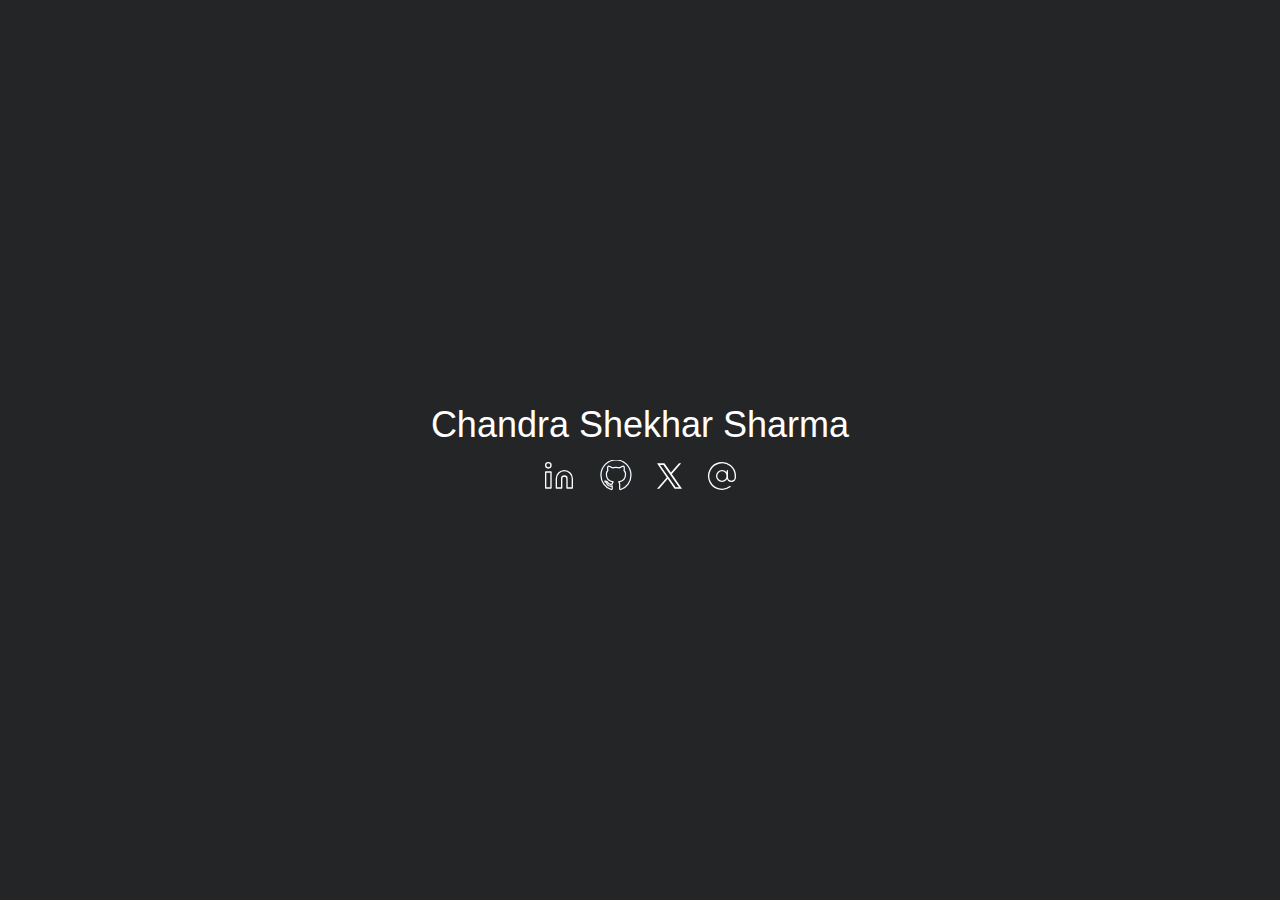
<file: index.html>
<!doctype html>
<html lang="en">
   <head>
      <title>Shekhar's homepage</title>

      <meta name="viewport" content="width=device-width, initial-scale=1">
      <meta name="description" content="Welcome to Chandra Shekhar Sharma's homepage. Explore my professional profiles on LinkedIn, GitHub, and X, and get in touch via email. Technology enthusiast with a passion for engineering and innovation.">
      <meta property="og:title" content="">
      <meta property="og:description" content="Connect with Chandra Shekhar Sharma on LinkedIn, explore projects on GitHub, and follow on X.">
      <meta property="og:image" content="https://cshekharsharma.com/1191491.jpeg">
      <meta property="og:url" content="https://cshekharsharma.com/">
      <meta property="og:type" content="website">
      <meta name="twitter:card" content="summary">
      <meta name="twitter:title" content="Chandra Shekhar Sharma">
      <meta name="twitter:description" content="">
      <meta name="twitter:image" content="https://cshekharsharma.com/1191491.jpeg">
      <meta name="twitter:site" content="@cshekhar_sharma">
      <link rel="canonical" href="https://cshekharsharma.com/">
      <link rel="icon" href="./favicon.ico" type="image/x-icon">

      <style>
         body {
            font-family: -apple-system, BlinkMacSystemFont, "Segoe UI", Roboto, Oxygen-Sans, Ubuntu, Cantarell, Helvetica, Arial, sans-serif, "Apple Color Emoji", "Segoe UI Emoji", "Segoe UI Symbol";
            background: #232526;
            color: white;
         }
         a {
            color: white;
         }
         #container {
            position: absolute;
            top: 0;
            left: 0;
            right: 0;
            bottom: 0;
            display: flex;
            justify-content: center;
            align-items: center;
         }
         h1 {
            font-size: 36px;
            font-weight: 200;
            text-align: center;
            margin: 0;
         }
         ul {
            list-style-type: none;
            margin: 0;
            padding: 0;
            display: flex;
            justify-content: center;
            gap: 24px;
            margin-top: 14px;
         }
         svg {
            stroke-width: 1;
            fill: none;
            stroke: currentColor;
            stroke-linecap: round;
            stroke-linejoin: round;
         }
      </style>
      <script type="application/ld+json">
         {
            "@context": "https://schema.org",
            "@type": "Person",
            "name": "Chandra Shekhar Sharma",
            "url": "https://cshekharsharma.com/",
            "sameAs": [
              "https://www.linkedin.com/in/cshekharsharma",
              "https://github.com/cshekharsharma",
              "https://x.com/cshekhar_sharma",
              "mailto:shekharsharma705@gmail.com"
            ],
            "jobTitle": "Engineering Leader"
         }
         </script>
   </head>
   <body>
      <div id="container">
         <div>
            <h1>Chandra Shekhar Sharma</h1>
            <ul>
                <li>
                  <a target="_blank" href="https://www.linkedin.com/in/cshekharsharma" rel="me">
                     <svg xmlns="http://www.w3.org/2000/svg" height="32" width="32" viewBox="0 0 24 24" role="img">
                        <title>LinkedIn</title>
                        <path d="M16 8a6 6 0 0 1 6 6v7h-4v-7a2 2 0 0 0-2-2 2 2 0 0 0-2 2v7h-4v-7a6 6 0 0 1 6-6z"></path>
                        <rect x="2" y="9" width="4" height="12"></rect>
                        <circle cx="4" cy="4" r="2"></circle>
                     </svg>
                  </a>
               </li>
                <li>
                  <a target="_blank" href="https://github.com/cshekharsharma" rel="me">
                     <svg width="34" height="32" viewbox="0 0 98 104" xmlns="http://www.w3.org/2000/svg">
                        <path fill-rule="evenodd" clip-rule="evenodd" d="M48.854 0C21.839 0 0 22 0 49.217c0 21.756 13.993 40.172 33.405 46.69 2.427.49 3.316-1.059 3.316-2.362 0-1.141-.08-5.052-.08-9.127-13.59 2.934-16.42-5.867-16.42-5.867-2.184-5.704-5.42-7.17-5.42-7.17-4.448-3.015.324-3.015.324-3.015 4.934.326 7.523 5.052 7.523 5.052 4.367 7.496 11.404 5.378 14.235 4.074.404-3.178 1.699-5.378 3.074-6.6-10.839-1.141-22.243-5.378-22.243-24.283 0-5.378 1.94-9.778 5.014-13.2-.485-1.222-2.184-6.275.486-13.038 0 0 4.125-1.304 13.426 5.052a46.97 46.97 0 0 1 12.214-1.63c4.125 0 8.33.571 12.213 1.63 9.302-6.356 13.427-5.052 13.427-5.052 2.67 6.763.97 11.816.485 13.038 3.155 3.422 5.015 7.822 5.015 13.2 0 18.905-11.404 23.06-22.324 24.283 1.78 1.548 3.316 4.481 3.316 9.126 0 6.6-.08 11.897-.08 13.526 0 1.304.89 2.853 3.316 2.364 19.412-6.52 33.405-24.935 33.405-46.691C97.707 22 75.788 0 48.854 0z" fill="#24292f" stroke-width="4"/>
                     </svg>
                  </a>
               </li>
               <li>
                  <a target="_blank" href="https://x.com/cshekhar_sharma" rel="me">
                     <svg xmlns="http://www.w3.org/2000/svg" height="32" width="25" viewBox="0 0 1200 1227" role="img">
                        <title>X</title>
                        <path d="M714.163 519.284L1160.89 0H1055.03L667.137 450.887L357.328 0H0L468.492 681.821L0 1226.37H105.866L515.491 750.218L842.672 1226.37H1200L714.137 519.284H714.163ZM569.165 687.828L521.697 619.934L144.011 79.6944H306.615L611.412 515.685L658.88 583.579L1055.08 1150.3H892.476L569.165 687.854V687.828Z" fill="white
                           "></path>
                     </svg>
                  </a>
               </li>
               <li>
                  <a target="_blank" href="mailto:shekharsharma705@gmail.com" rel="me">
                     <svg xmlns="http://www.w3.org/2000/svg" height="32" width="32" viewBox="0 0 24 24" role="img">
                        <title>Email</title>
                        <circle cx="12" cy="12" r="4"></circle>
                        <path d="M16 8v5a3 3 0 0 0 6 0v-1a10 10 0 1 0-3.92 7.94"></path>
                     </svg>
                  </a>
               </li>
            </ul>
         </div>
      </div>
   </body>
</html>
</file>
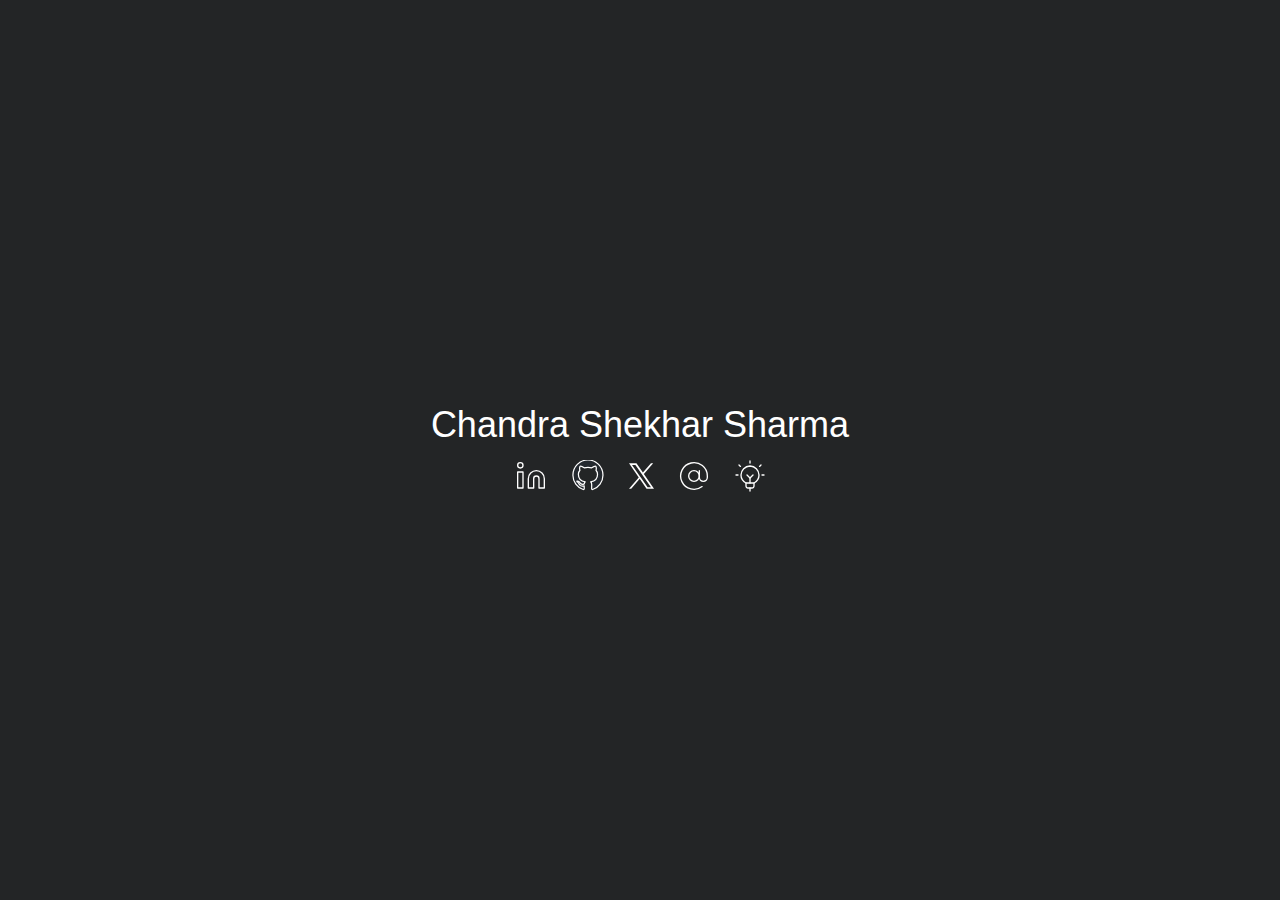
<file: public/index.html>
<!doctype html>
<html lang="en">

<head>
   <title>Shekhar's homepage</title>

   <meta name="viewport" content="width=device-width, initial-scale=1">
   <meta name="description"
      content="Welcome to Chandra Shekhar Sharma's homepage. Explore my professional profiles on LinkedIn, GitHub, and X, and get in touch via email. Technology enthusiast with a passion for engineering and innovation.">
   <meta property="og:title" content="">
   <meta property="og:description"
      content="Connect with Chandra Shekhar Sharma on LinkedIn, explore projects on GitHub, and follow on X.">
   <meta property="og:image" content="https://cshekharsharma.com/1191491.jpeg">
   <meta property="og:url" content="https://cshekharsharma.com/">
   <meta property="og:type" content="website">
   <meta name="twitter:card" content="summary">
   <meta name="twitter:title" content="Chandra Shekhar Sharma">
   <meta name="twitter:description" content="">
   <meta name="twitter:image" content="https://cshekharsharma.com/1191491.jpeg">
   <meta name="twitter:site" content="@cshekhar_sharma">
   <link rel="canonical" href="https://cshekharsharma.com/">
   <link rel="icon" href="./favicon.ico" type="image/x-icon">

   <style>
      body {
         font-family: -apple-system, BlinkMacSystemFont, "Segoe UI", Roboto, Oxygen-Sans, Ubuntu, Cantarell, Helvetica, Arial, sans-serif, "Apple Color Emoji", "Segoe UI Emoji", "Segoe UI Symbol";
         background: #232526;
         color: white;
      }

      a {
         color: white;
      }

      #container {
         position: absolute;
         top: 0;
         left: 0;
         right: 0;
         bottom: 0;
         display: flex;
         justify-content: center;
         align-items: center;
      }

      h1 {
         font-size: 36px;
         font-weight: 200;
         text-align: center;
         margin: 0;
      }

      ul {
         list-style-type: none;
         margin: 0;
         padding: 0;
         display: flex;
         justify-content: center;
         gap: 24px;
         margin-top: 14px;
      }

      svg {
         stroke-width: 1;
         fill: none;
         stroke: currentColor;
         stroke-linecap: round;
         stroke-linejoin: round;
      }
   </style>
   <script type="application/ld+json">
         {
            "@context": "https://schema.org",
            "@type": "Person",
            "name": "Chandra Shekhar Sharma",
            "url": "https://cshekharsharma.com/",
            "sameAs": [
              "https://www.linkedin.com/in/cshekharsharma",
              "https://github.com/cshekharsharma",
              "https://x.com/cshekhar_sharma",
              "mailto:shekharsharma705@gmail.com"
            ],
            "jobTitle": "Engineering Leader"
         }
         </script>
</head>

<body>
   <div id="container">
      <div>
         <h1>Chandra Shekhar Sharma</h1>
         <ul>
            <li>
               <a target="_blank" href="https://www.linkedin.com/in/cshekharsharma" rel="me">
                  <svg xmlns="http://www.w3.org/2000/svg" height="32" width="32" viewBox="0 0 24 24" role="img">
                     <title>LinkedIn</title>
                     <path d="M16 8a6 6 0 0 1 6 6v7h-4v-7a2 2 0 0 0-2-2 2 2 0 0 0-2 2v7h-4v-7a6 6 0 0 1 6-6z"></path>
                     <rect x="2" y="9" width="4" height="12"></rect>
                     <circle cx="4" cy="4" r="2"></circle>
                  </svg>
               </a>
            </li>
            <li>
               <a target="_blank" href="https://github.com/cshekharsharma" rel="me">
                  <svg width="34" height="32" viewbox="0 0 98 104" xmlns="http://www.w3.org/2000/svg">
                     <path fill-rule="evenodd" clip-rule="evenodd"
                        d="M48.854 0C21.839 0 0 22 0 49.217c0 21.756 13.993 40.172 33.405 46.69 2.427.49 3.316-1.059 3.316-2.362 0-1.141-.08-5.052-.08-9.127-13.59 2.934-16.42-5.867-16.42-5.867-2.184-5.704-5.42-7.17-5.42-7.17-4.448-3.015.324-3.015.324-3.015 4.934.326 7.523 5.052 7.523 5.052 4.367 7.496 11.404 5.378 14.235 4.074.404-3.178 1.699-5.378 3.074-6.6-10.839-1.141-22.243-5.378-22.243-24.283 0-5.378 1.94-9.778 5.014-13.2-.485-1.222-2.184-6.275.486-13.038 0 0 4.125-1.304 13.426 5.052a46.97 46.97 0 0 1 12.214-1.63c4.125 0 8.33.571 12.213 1.63 9.302-6.356 13.427-5.052 13.427-5.052 2.67 6.763.97 11.816.485 13.038 3.155 3.422 5.015 7.822 5.015 13.2 0 18.905-11.404 23.06-22.324 24.283 1.78 1.548 3.316 4.481 3.316 9.126 0 6.6-.08 11.897-.08 13.526 0 1.304.89 2.853 3.316 2.364 19.412-6.52 33.405-24.935 33.405-46.691C97.707 22 75.788 0 48.854 0z"
                        fill="#24292f" stroke-width="4" />
                  </svg>
               </a>
            </li>
            <li>
               <a target="_blank" href="https://x.com/cshekhar_sharma" rel="me">
                  <svg xmlns="http://www.w3.org/2000/svg" height="32" width="25" viewBox="0 0 1200 1227" role="img">
                     <title>X</title>
                     <path
                        d="M714.163 519.284L1160.89 0H1055.03L667.137 450.887L357.328 0H0L468.492 681.821L0 1226.37H105.866L515.491 750.218L842.672 1226.37H1200L714.137 519.284H714.163ZM569.165 687.828L521.697 619.934L144.011 79.6944H306.615L611.412 515.685L658.88 583.579L1055.08 1150.3H892.476L569.165 687.854V687.828Z"
                        fill="white
                           "></path>
                  </svg>
               </a>
            </li>
            <li>
               <a target="_blank" href="mailto:shekharsharma705@gmail.com" rel="me">
                  <svg xmlns="http://www.w3.org/2000/svg" height="32" width="32" viewBox="0 0 24 24" role="img">
                     <title>Email</title>
                     <circle cx="12" cy="12" r="4"></circle>
                     <path d="M16 8v5a3 3 0 0 0 6 0v-1a10 10 0 1 0-3.92 7.94"></path>
                  </svg>
               </a>
            </li>
            <li>
               <a target="_blank" href="./knowledge.html" rel="me">


                  <?xml version="1.0" encoding="utf-8"?><!-- Uploaded to: SVG Repo, www.svgrepo.com, Generator: SVG Repo Mixer Tools -->
                  <svg width="32" height="32" viewBox="0 0 24 24" fill="none" xmlns="http://www.w3.org/2000/svg">
                     <path
                        d="M9 17.25V19.5C9 19.8978 9.15804 20.2794 9.43934 20.5607C9.72064 20.842 10.1022 21 10.5 21H13.5C13.8978 21 14.2794 20.842 14.5607 20.5607C14.842 20.2794 15 19.8978 15 19.5V17.4651"
                        stroke-width="1" stroke-linecap="round" stroke-linejoin="round" />
                     <path d="M12 0.75V2.25" stroke-width="1" stroke-linecap="round" stroke-linejoin="round" />
                     <path d="M1.5 11.25H3" stroke-width="1" stroke-linecap="round" stroke-linejoin="round" />
                     <path d="M3.75 3.75L4.85 4.807" stroke-width="1" stroke-linecap="round" stroke-linejoin="round" />
                     <path d="M22.5 11.25H21" stroke-width="1" stroke-linecap="round" stroke-linejoin="round" />
                     <path d="M20.2499 3.75L19.1499 4.807" stroke-width="1" stroke-linecap="round"
                        stroke-linejoin="round" />
                     <path
                        d="M8.91505 17.25H15.085C16.1993 16.6969 17.1345 15.8402 17.783 14.7786C18.4314 13.7171 18.7667 12.4938 18.75 11.25C18.7185 9.46966 17.9972 7.77106 16.7381 6.51197C15.479 5.25289 13.7804 4.53159 12 4.5C10.219 4.53162 8.51985 5.25347 7.26065 6.51341C6.00146 7.77335 5.28061 9.47296 5.25005 11.254C5.23418 12.4972 5.56977 13.7195 6.21818 14.7803C6.86658 15.8411 7.80143 16.6972 8.91505 17.25V17.25Z"
                        stroke-width="1" stroke-linecap="round" stroke-linejoin="round" />
                     <path d="M12 21V23.25" stroke-width="1" stroke-linecap="round" stroke-linejoin="round" />
                     <path d="M12 13.5V17.25" stroke-width="1" stroke-linecap="round" stroke-linejoin="round" />
                     <path d="M9.75 11.25L12 13.5L14.25 11.25" stroke-width="1" stroke-linecap="round"
                        stroke-linejoin="round" />
                  </svg>
               </a>
            </li>
         </ul>
      </div>
   </div>
</body>

</html>
</file>
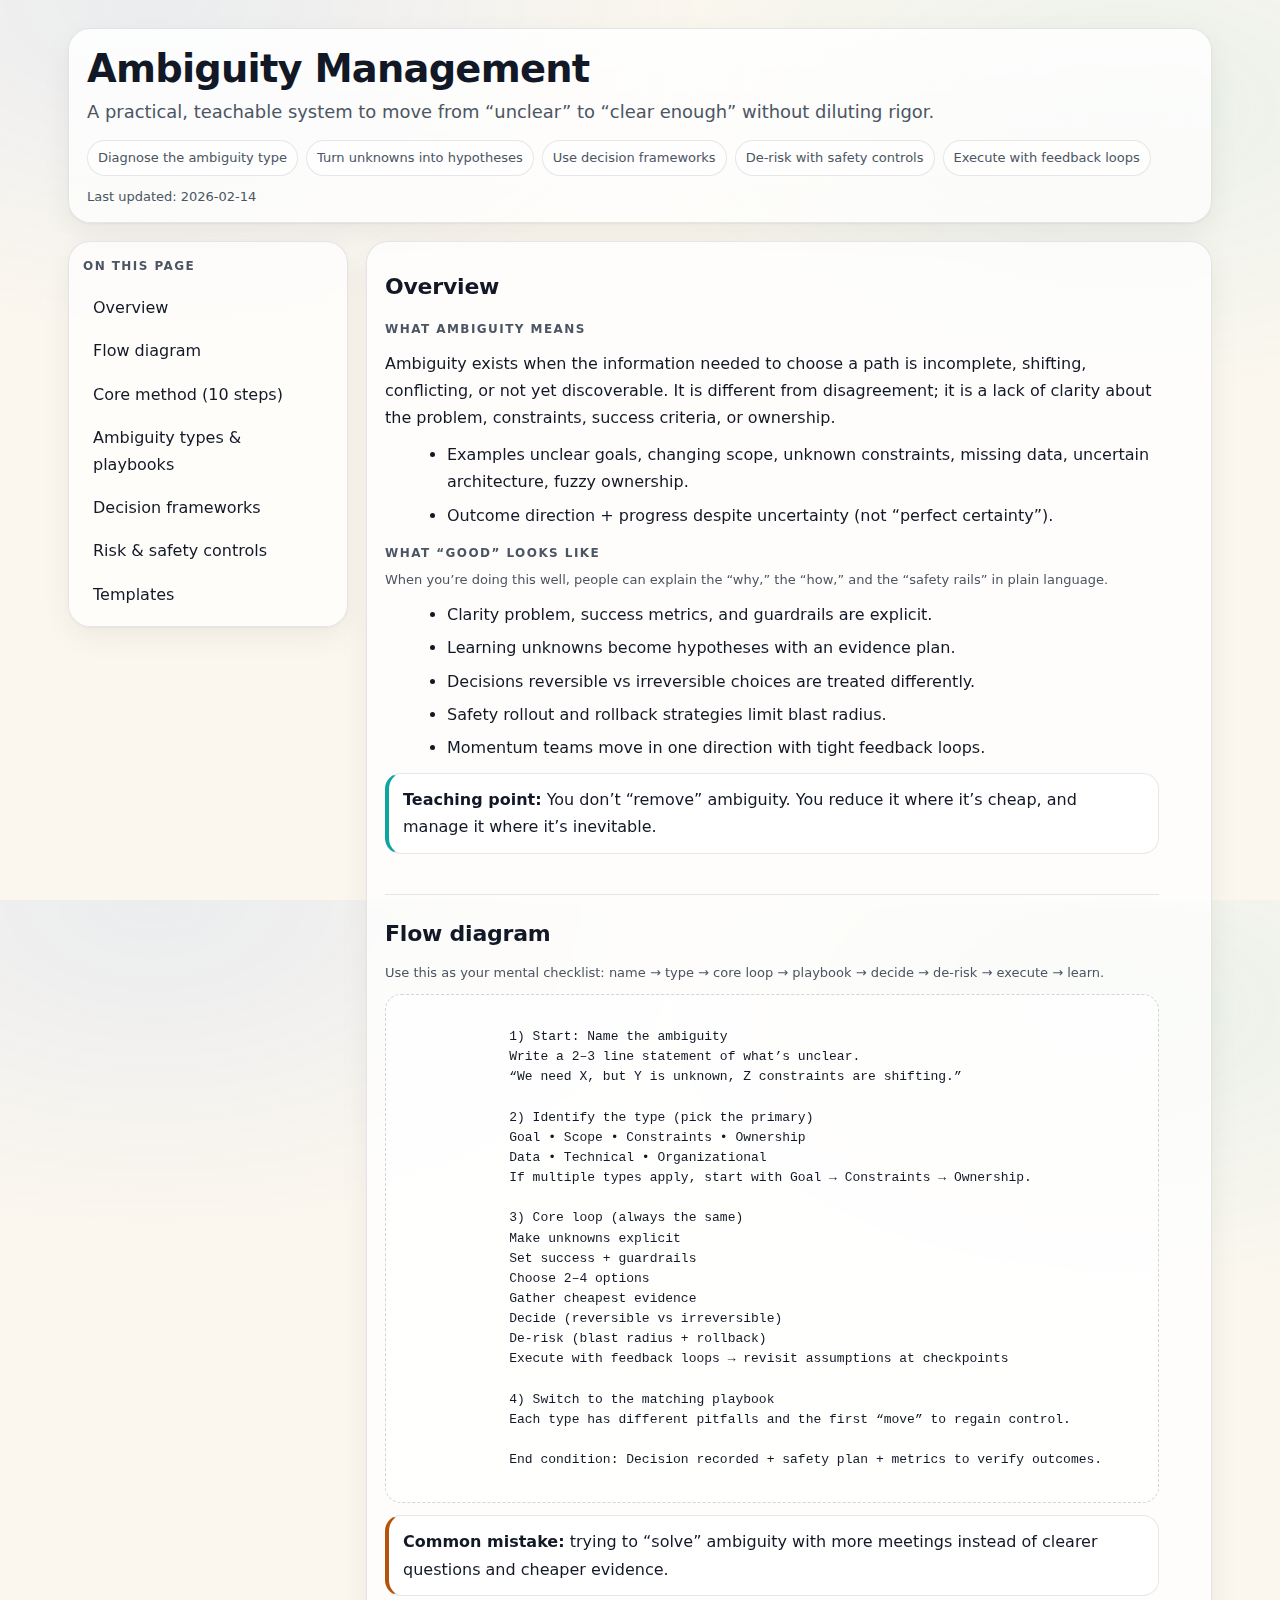
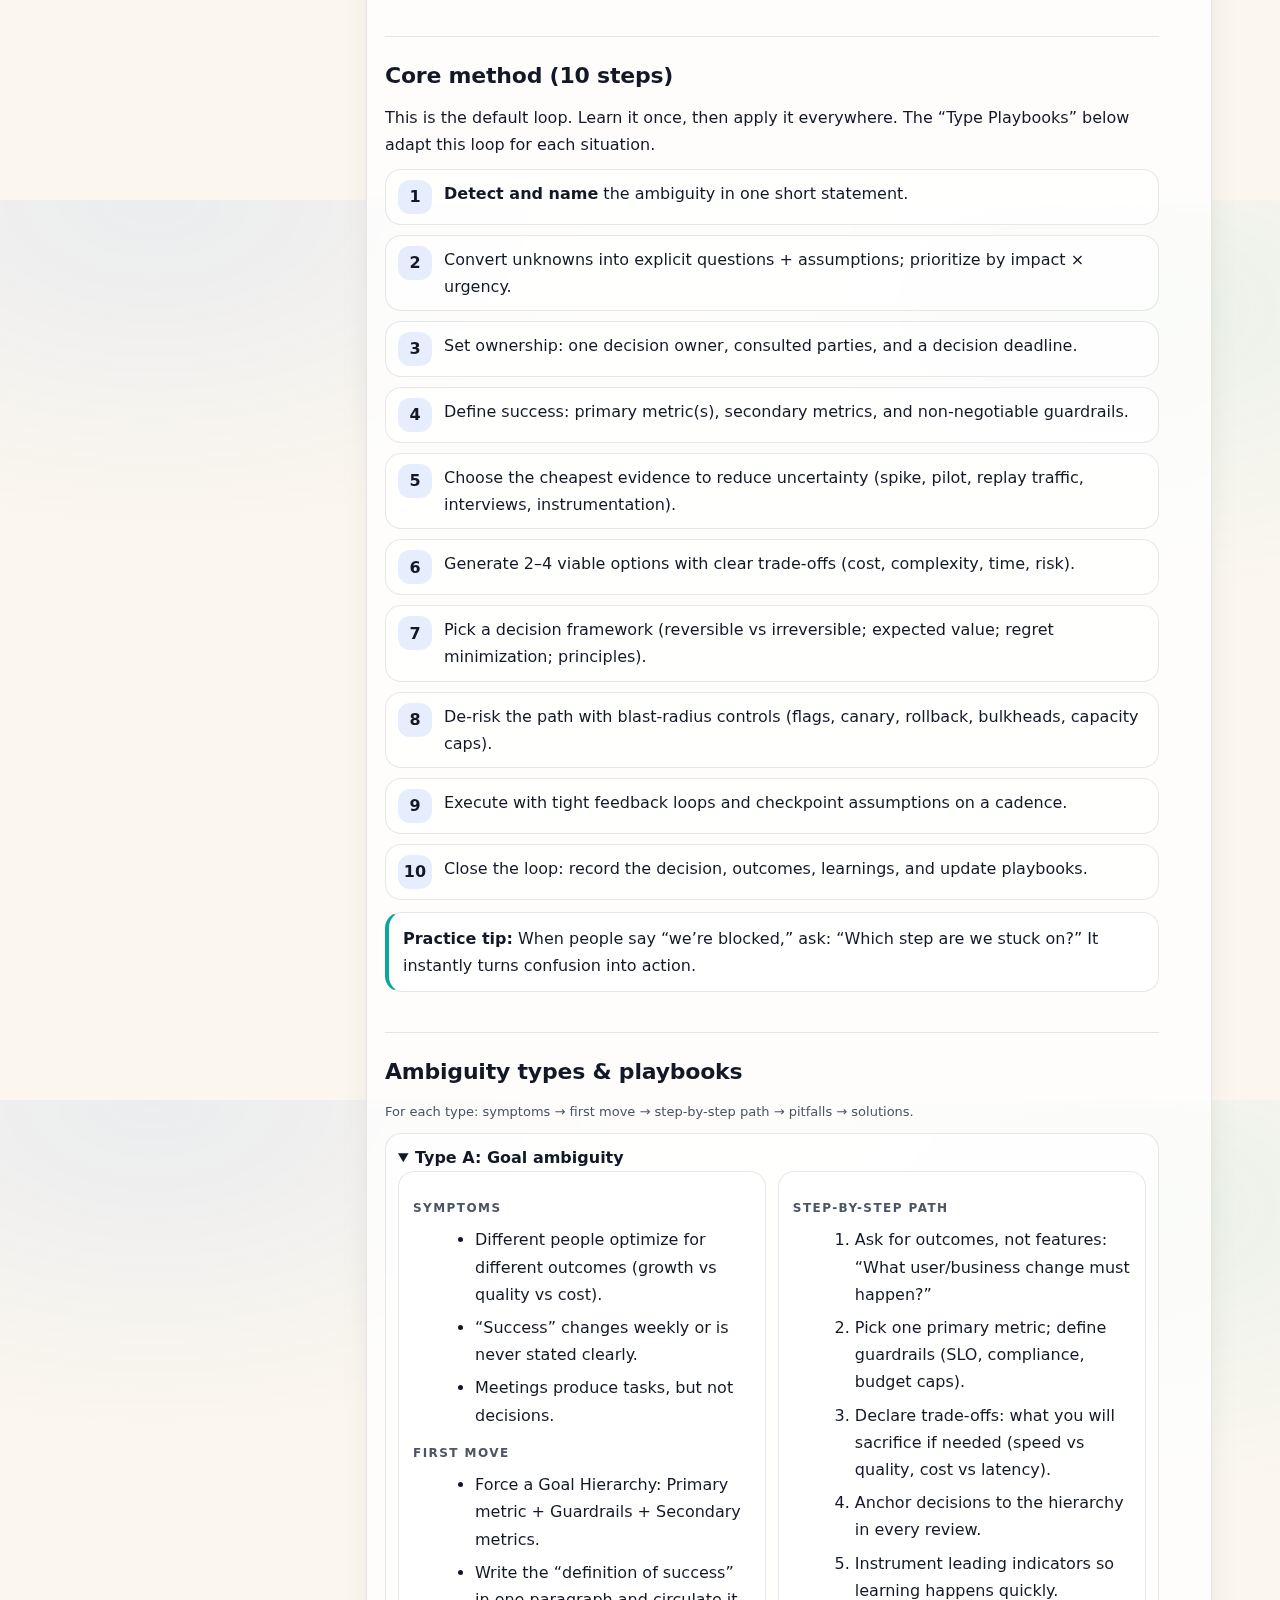
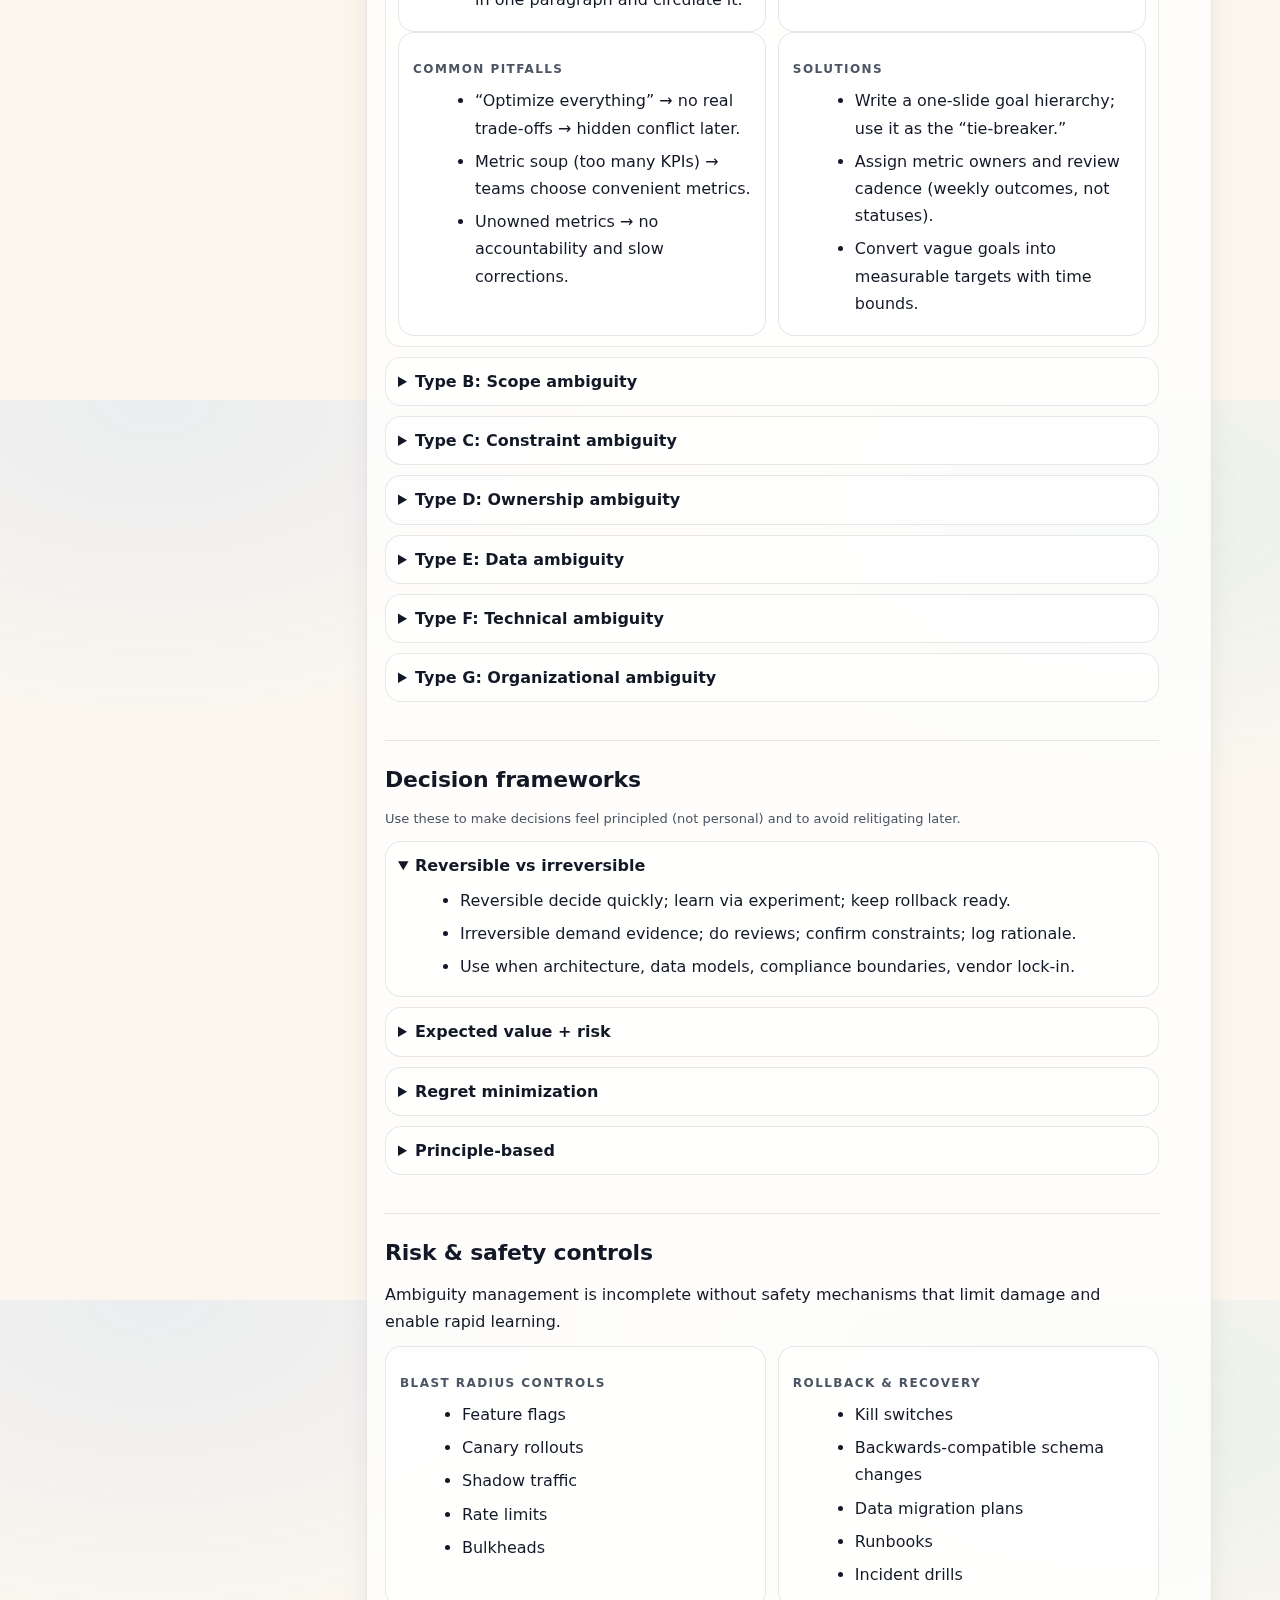
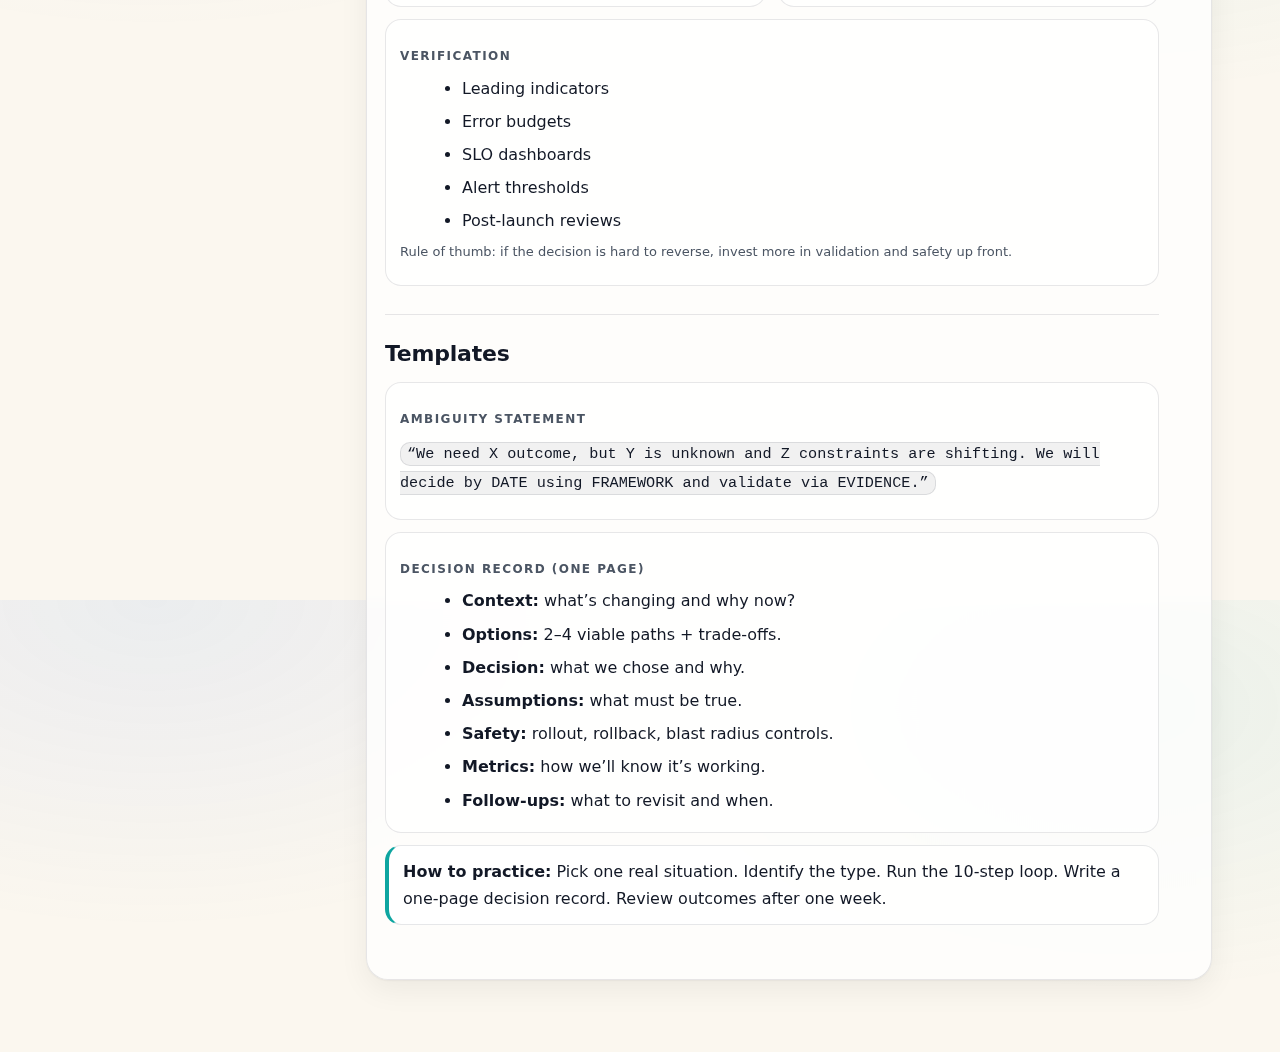
<file: public/ambiguity.html>
<!doctype html>
<html lang="en">

<head>
  <meta charset="utf-8" />
  <meta name="viewport" content="width=device-width, initial-scale=1" />
  <title>Ambiguity Management</title>
  <meta name="description"
    content="A practical, step-by-step guide to mastering ambiguity: diagnose the type, reduce uncertainty with the cheapest evidence, decide with clear frameworks, and execute safely with feedback loops." />
  <link rel="stylesheet" href="./kb.css" />
</head>

<body>
  <div class="wrap">
    <header class="header">
      <h1 class="title">Ambiguity Management</h1>
      <p class="subtitle">A practical, teachable system to move from “unclear” to “clear enough” without diluting rigor.
      </p>
      <div class="pills" aria-label="Key themes">
        <span class="pill">Diagnose the ambiguity type</span>
        <span class="pill">Turn unknowns into hypotheses</span>
        <span class="pill">Use decision frameworks</span>
        <span class="pill">De-risk with safety controls</span>
        <span class="pill">Execute with feedback loops</span>
      </div>
      <div class="meta">Last updated: 2026-02-14</div>
    </header>

    <div class="layout">
      <nav class="toc" aria-label="Table of contents">
        <h2>On this page</h2>
        <a href="#overview">Overview</a>
        <a href="#flow-diagram">Flow diagram</a>
        <a href="#core-method">Core method (10 steps)</a>
        <a href="#types">Ambiguity types &amp; playbooks</a>
        <a href="#decision">Decision frameworks</a>
        <a href="#risk">Risk &amp; safety controls</a>
        <a href="#templates">Templates</a>
      </nav>

      <main class="main">
        <article>
          <section id="overview">
            <h2>Overview</h2>

            <h4>What ambiguity means</h4>
            <p>
              Ambiguity exists when the information needed to choose a path is incomplete, shifting, conflicting, or not
              yet discoverable.
              It is different from disagreement; it is a lack of clarity about the problem, constraints, success
              criteria, or ownership.
            </p>
            <ul>
              <li>Examples unclear goals, changing scope, unknown constraints, missing data, uncertain architecture,
                fuzzy ownership.</li>
              <li>Outcome direction + progress despite uncertainty (not “perfect certainty”).</li>
            </ul>

            <h4>What “good” looks like</h4>
            <p class="kicker">When you’re doing this well, people can explain the “why,” the “how,” and the “safety
              rails” in plain language.</p>
            <ul>
              <li>Clarity problem, success metrics, and guardrails are explicit.</li>
              <li>Learning unknowns become hypotheses with an evidence plan.</li>
              <li>Decisions reversible vs irreversible choices are treated differently.</li>
              <li>Safety rollout and rollback strategies limit blast radius.</li>
              <li>Momentum teams move in one direction with tight feedback loops.</li>
            </ul>

            <div class="callout"><strong>Teaching point:</strong> You don’t “remove” ambiguity. You reduce it where it’s
              cheap, and manage it where it’s inevitable.</div>
          </section>

          <section id="flow-diagram">
            <h2>Flow diagram</h2>
            <p class="kicker">Use this as your mental checklist: name → type → core loop → playbook → decide → de-risk →
              execute → learn.</p>

            <div class="diagram" role="img" aria-label="Ambiguity management flow (text diagram)">
              1) Start: Name the ambiguity
              Write a 2–3 line statement of what’s unclear.
              “We need X, but Y is unknown, Z constraints are shifting.”

              2) Identify the type (pick the primary)
              Goal • Scope • Constraints • Ownership
              Data • Technical • Organizational
              If multiple types apply, start with Goal → Constraints → Ownership.

              3) Core loop (always the same)
              Make unknowns explicit
              Set success + guardrails
              Choose 2–4 options
              Gather cheapest evidence
              Decide (reversible vs irreversible)
              De-risk (blast radius + rollback)
              Execute with feedback loops → revisit assumptions at checkpoints

              4) Switch to the matching playbook
              Each type has different pitfalls and the first “move” to regain control.

              End condition: Decision recorded + safety plan + metrics to verify outcomes.
            </div>

            <div class="callout warn"><strong>Common mistake:</strong> trying to “solve” ambiguity with more meetings
              instead of clearer questions and cheaper evidence.</div>
          </section>

          <section id="core-method">
            <h2>Core method (10 steps)</h2>
            <p>This is the default loop. Learn it once, then apply it everywhere. The “Type Playbooks” below adapt this
              loop for each situation.</p>

            <div class="steps" aria-label="Core method steps">
              <div class="step">
                <div><strong>Detect and name</strong> the ambiguity in one short statement.</div>
              </div>
              <div class="step">
                <div>Convert unknowns into explicit questions + assumptions; prioritize by impact × urgency.</div>
              </div>
              <div class="step">
                <div>Set ownership: one decision owner, consulted parties, and a decision deadline.</div>
              </div>
              <div class="step">
                <div>Define success: primary metric(s), secondary metrics, and non-negotiable guardrails.</div>
              </div>
              <div class="step">
                <div>Choose the cheapest evidence to reduce uncertainty (spike, pilot, replay traffic, interviews,
                  instrumentation).</div>
              </div>
              <div class="step">
                <div>Generate 2–4 viable options with clear trade-offs (cost, complexity, time, risk).</div>
              </div>
              <div class="step">
                <div>Pick a decision framework (reversible vs irreversible; expected value; regret minimization;
                  principles).</div>
              </div>
              <div class="step">
                <div>De-risk the path with blast-radius controls (flags, canary, rollback, bulkheads, capacity caps).
                </div>
              </div>
              <div class="step">
                <div>Execute with tight feedback loops and checkpoint assumptions on a cadence.</div>
              </div>
              <div class="step">
                <div>Close the loop: record the decision, outcomes, learnings, and update playbooks.</div>
              </div>
            </div>

            <div class="callout"><strong>Practice tip:</strong> When people say “we’re blocked,” ask: “Which step are we
              stuck on?” It instantly turns confusion into action.</div>
          </section>

          <section id="types">
            <h2>Ambiguity types &amp; playbooks</h2>
            <p class="kicker">For each type: symptoms → first move → step-by-step path → pitfalls → solutions.</p>

            <details open>
              <summary>Type A: Goal ambiguity</summary>
              <div class="grid2">
                <div class="card">
                  <h4>Symptoms</h4>
                  <ul>
                    <li>Different people optimize for different outcomes (growth vs quality vs cost).</li>
                    <li>“Success” changes weekly or is never stated clearly.</li>
                    <li>Meetings produce tasks, but not decisions.</li>
                  </ul>
                  <h4>First move</h4>
                  <ul>
                    <li>Force a Goal Hierarchy: Primary metric + Guardrails + Secondary metrics.</li>
                    <li>Write the “definition of success” in one paragraph and circulate it.</li>
                  </ul>
                </div>
                <div class="card">
                  <h4>Step-by-step path</h4>
                  <ol>
                    <li>Ask for outcomes, not features: “What user/business change must happen?”</li>
                    <li>Pick one primary metric; define guardrails (SLO, compliance, budget caps).</li>
                    <li>Declare trade-offs: what you will sacrifice if needed (speed vs quality, cost vs latency).</li>
                    <li>Anchor decisions to the hierarchy in every review.</li>
                    <li>Instrument leading indicators so learning happens quickly.</li>
                  </ol>
                </div>
              </div>
              <div class="grid2">
                <div class="card">
                  <h4>Common pitfalls</h4>
                  <ul>
                    <li>“Optimize everything” → no real trade-offs → hidden conflict later.</li>
                    <li>Metric soup (too many KPIs) → teams choose convenient metrics.</li>
                    <li>Unowned metrics → no accountability and slow corrections.</li>
                  </ul>
                </div>
                <div class="card">
                  <h4>Solutions</h4>
                  <ul>
                    <li>Write a one-slide goal hierarchy; use it as the “tie-breaker.”</li>
                    <li>Assign metric owners and review cadence (weekly outcomes, not statuses).</li>
                    <li>Convert vague goals into measurable targets with time bounds.</li>
                  </ul>
                </div>
              </div>
            </details>

            <details>
              <summary>Type B: Scope ambiguity</summary>
              <div class="grid2">
                <div class="card">
                  <h4>Symptoms</h4>
                  <ul>
                    <li>Requirements expand continuously (“just one more thing”).</li>
                    <li>Delivery timelines slip without clear reason.</li>
                    <li>Hidden dependencies appear late.</li>
                  </ul>
                  <h4>First move</h4>
                  <ul>
                    <li>Create an explicit In / Out scope list with versioning (v1, v1.1, v2).</li>
                    <li>Introduce a change budget: new scope consumes time/cost or displaces work.</li>
                  </ul>
                </div>
                <div class="card">
                  <h4>Step-by-step path</h4>
                  <ol>
                    <li>Define the thin slice that achieves the primary outcome.</li>
                    <li>List exclusions explicitly (what will not be done in this release).</li>
                    <li>Map dependencies and “unknown unknowns” early via discovery.</li>
                    <li>Use impact vs effort to prioritize; defer low impact / high effort.</li>
                    <li>Enforce change control: scope change requires trade-off discussion.</li>
                  </ol>
                </div>
              </div>
              <div class="grid2">
                <div class="card">
                  <h4>Common pitfalls</h4>
                  <ul>
                    <li>No explicit exclusions → stakeholders assume everything is included.</li>
                    <li>Hidden coupling discovered late → large rework.</li>
                    <li>“MVP” confusion → MVP becomes “mini-full-product.”</li>
                  </ul>
                </div>
                <div class="card">
                  <h4>Solutions</h4>
                  <ul>
                    <li>Publish a scope tracker with R/Y/G status per feature.</li>
                    <li>Lock a baseline scope; treat changes as a budgeted decision.</li>
                    <li>Run short spikes to uncover dependencies before committing.</li>
                  </ul>
                </div>
              </div>
            </details>

            <details>
              <summary>Type C: Constraint ambiguity</summary>
              <div class="grid2">
                <div class="card">
                  <h4>Symptoms</h4>
                  <ul>
                    <li>Unclear SLO/SLA targets (latency, uptime, throughput).</li>
                    <li>Budget constraints are not defined or change suddenly.</li>
                    <li>Compliance/security expectations are assumed, not verified.</li>
                  </ul>
                  <h4>First move</h4>
                  <ul>
                    <li>Build a Constraint Matrix and separate hard vs soft constraints.</li>
                    <li>Run a quick “stress test” workshop: “What if scale doubles?”</li>
                  </ul>
                </div>
                <div class="card">
                  <h4>Step-by-step path</h4>
                  <ol>
                    <li>List constraints (time, budget, reliability, security, compliance, operational limits).</li>
                    <li>Classify: hard constraints (non-negotiable) vs soft (tradeable).</li>
                    <li>Validate constraints with domain owners (security/legal/finance/ops).</li>
                    <li>Model scenarios: optimistic / expected / pessimistic; pick design guardrails.</li>
                    <li>Design within constraints and document trade-offs explicitly.</li>
                  </ol>
                </div>
              </div>
              <div class="grid2">
                <div class="card">
                  <h4>Common pitfalls</h4>
                  <ul>
                    <li>Optimistic assumptions → the system fails under real load.</li>
                    <li>Compliance discovered late → forced redesign.</li>
                    <li>Cost surprises → emergency cuts that harm reliability.</li>
                  </ul>
                </div>
                <div class="card">
                  <h4>Solutions</h4>
                  <ul>
                    <li>Conservative capacity planning; build headroom into SLO targets.</li>
                    <li>Bring compliance/security early into discovery and reviews.</li>
                    <li>Track cost as a first-class metric; add budget guardrails to reviews.</li>
                  </ul>
                </div>
              </div>
            </details>

            <details>
              <summary>Type D: Ownership ambiguity</summary>
              <div class="grid2">
                <div class="card">
                  <h4>Symptoms</h4>
                  <ul>
                    <li>Repeated “I thought they owned it” moments.</li>
                    <li>Duplicated work or critical work falling through gaps.</li>
                    <li>Slow decisions because “everyone needs to align.”</li>
                  </ul>
                  <h4>First move</h4>
                  <ul>
                    <li>Assign one decision owner and publish a lightweight RACI.</li>
                    <li>Define escalation rules and time limits (“if no agreement in 24h, owner decides”).</li>
                  </ul>
                </div>
                <div class="card">
                  <h4>Step-by-step path</h4>
                  <ol>
                    <li>Map ownership for decisions and execution separately (they can differ).</li>
                    <li>Declare interfaces between teams (APIs, SLAs, on-call boundaries).</li>
                    <li>Define decision cadence and escalation triggers.</li>
                    <li>Reduce shared ownership (shared execution is fine; shared accountability is risky).</li>
                    <li>Review quarterly as scope and org structure changes.</li>
                  </ol>
                </div>
              </div>
              <div class="grid2">
                <div class="card">
                  <h4>Common pitfalls</h4>
                  <ul>
                    <li>Consensus dependency → decisions never land.</li>
                    <li>Dual accountability → both teams assume the other will do it.</li>
                    <li>Unclear escalations → issues turn into urgent escalations.</li>
                  </ul>
                </div>
                <div class="card">
                  <h4>Solutions</h4>
                  <ul>
                    <li>Single-threaded decision owner per domain.</li>
                    <li>Publish ownership map and “who decides what” table.</li>
                    <li>Standardize handoffs and incident responsibilities.</li>
                  </ul>
                </div>
              </div>
            </details>

            <details>
              <summary>Type E: Data ambiguity</summary>
              <div class="grid2">
                <div class="card">
                  <h4>Symptoms</h4>
                  <ul>
                    <li>Dashboards disagree; “the numbers don’t match.”</li>
                    <li>Decisions made on anecdotes or loudest voice.</li>
                    <li>Signals are lagging; teams wait weeks for results.</li>
                  </ul>
                  <h4>First move</h4>
                  <ul>
                    <li>Establish a single source of truth and validate instrumentation.</li>
                    <li>Separate leading vs lagging indicators; rely on leading indicators for iteration.</li>
                  </ul>
                </div>
                <div class="card">
                  <h4>Step-by-step path</h4>
                  <ol>
                    <li>Audit measurement: definitions, sampling, missing events, time windows.</li>
                    <li>Pick the decision metric and document its definition.</li>
                    <li>Create hypotheses and run controlled tests (pilot, canary, A/B).</li>
                    <li>Set decision deadlines even if data is imperfect; record assumptions.</li>
                    <li>Improve telemetry so future cycles are faster and cleaner.</li>
                  </ol>
                </div>
              </div>
              <div class="grid2">
                <div class="card">
                  <h4>Common pitfalls</h4>
                  <ul>
                    <li>Cherry-picking data to support a preferred outcome.</li>
                    <li>False precision (over-scoring with weak data).</li>
                    <li>Ignoring qualitative signals (customer pain, operational pain).</li>
                  </ul>
                </div>
                <div class="card">
                  <h4>Solutions</h4>
                  <ul>
                    <li>Use a shared metric dictionary; lock definitions for the decision cycle.</li>
                    <li>Run experiments; prefer evidence over debate.</li>
                    <li>Combine data + qualitative input; reconcile conflicting signals explicitly.</li>
                  </ul>
                </div>
              </div>
            </details>

            <details>
              <summary>Type F: Technical ambiguity</summary>
              <div class="grid2">
                <div class="card">
                  <h4>Symptoms</h4>
                  <ul>
                    <li>Multiple plausible architectures; unclear scaling limits.</li>
                    <li>Build vs buy uncertainty; lock-in risk.</li>
                    <li>Performance vs complexity trade-offs are unclear.</li>
                  </ul>
                  <h4>First move</h4>
                  <ul>
                    <li>Classify the choice as reversible vs irreversible.</li>
                    <li>Run a short technical spike (benchmark, load test, cost model).</li>
                  </ul>
                </div>
                <div class="card">
                  <h4>Step-by-step path</h4>
                  <ol>
                    <li>Define non-negotiables (latency, uptime, data safety, operational simplicity).</li>
                    <li>List 2–4 options and document trade-offs (cost, complexity, operability).</li>
                    <li>Prototype the risky part (the unknown that can kill the plan).</li>
                    <li>Choose a default using principles (“operability-first”, “backward compatible”).</li>
                    <li>Build escape hatches (feature flags, modular boundaries, migration plans).</li>
                  </ol>
                </div>
              </div>
              <div class="grid2">
                <div class="card">
                  <h4>Common pitfalls</h4>
                  <ul>
                    <li>Over-engineering for hypothetical future scale.</li>
                    <li>Ego-driven design (cleanest vs simplest workable).</li>
                    <li>Ignoring ops burden (hard to run beats hard to build).</li>
                  </ul>
                </div>
                <div class="card">
                  <h4>Solutions</h4>
                  <ul>
                    <li>Ask “what breaks first?” and validate that with tests.</li>
                    <li>Quantify complexity cost (on-call load, deploy risk, cognitive load).</li>
                    <li>Prefer reversible decisions; isolate irreversible ones behind stable interfaces.</li>
                  </ul>
                </div>
              </div>
            </details>

            <details>
              <summary>Type G: Organizational ambiguity</summary>
              <div class="grid2">
                <div class="card">
                  <h4>Symptoms</h4>
                  <ul>
                    <li>Roadmaps conflict or change frequently.</li>
                    <li>Re-orgs create unclear boundaries and priorities.</li>
                    <li>Teams drift into duplicate or misaligned work.</li>
                  </ul>
                  <h4>First move</h4>
                  <ul>
                    <li>Establish a North Star and a small set of strategic bets.</li>
                    <li>Align team boundaries and governance cadence to that strategy.</li>
                  </ul>
                </div>
                <div class="card">
                  <h4>Step-by-step path</h4>
                  <ol>
                    <li>Clarify priorities: top bets, what to stop, and what “good” looks like this quarter.</li>
                    <li>Align structure to strategy: define domains, interfaces, and platform vs product ownership.</li>
                    <li>Create governance cadence: planning rhythm, risk reviews, architecture reviews.</li>
                    <li>Stabilize processes long enough for feedback loops to work.</li>
                    <li>Communicate transparently: decision rationale + what changes for each team.</li>
                  </ol>
                </div>
              </div>
              <div class="grid2">
                <div class="card">
                  <h4>Common pitfalls</h4>
                  <ul>
                    <li>Thrash (constant re-prioritization) → morale drop + delivery failure.</li>
                    <li>Over-centralization → slow decisions.</li>
                    <li>Over-autonomy → fragmentation and incompatible solutions.</li>
                  </ul>
                </div>
                <div class="card">
                  <h4>Solutions</h4>
                  <ul>
                    <li>Freeze priorities for a defined window; use change control.</li>
                    <li>Use clear decision rights: what’s local vs what’s shared.</li>
                    <li>Set shared standards (APIs, SLOs, observability) to prevent fragmentation.</li>
                  </ul>
                </div>
              </div>
            </details>
          </section>

          <section id="decision">
            <h2>Decision frameworks</h2>
            <p class="kicker">Use these to make decisions feel principled (not personal) and to avoid relitigating
              later.</p>

            <details open>
              <summary>Reversible vs irreversible</summary>
              <ul>
                <li>Reversible decide quickly; learn via experiment; keep rollback ready.</li>
                <li>Irreversible demand evidence; do reviews; confirm constraints; log rationale.</li>
                <li>Use when architecture, data models, compliance boundaries, vendor lock-in.</li>
              </ul>
            </details>

            <details>
              <summary>Expected value + risk</summary>
              <ul>
                <li>Score options by Impact × Probability minus Cost.</li>
                <li>Adjust for risk by adding a “blast radius” multiplier.</li>
                <li>Use when multiple viable paths and you need a transparent choice.</li>
              </ul>
            </details>

            <details>
              <summary>Regret minimization</summary>
              <ul>
                <li>Ask: “In 12 months, which choice would we regret less if it fails?”</li>
                <li>Use when data is weak but a decision is required.</li>
              </ul>
            </details>

            <details>
              <summary>Principle-based</summary>
              <ul>
                <li>Define principles (e.g., operability-first, customer safety first, backward compatible).</li>
                <li>Use principles as tie-breakers and to reduce politics.</li>
                <li>Use when high emotion or repeated debates.</li>
              </ul>
            </details>
          </section>

          <section id="risk">
            <h2>Risk &amp; safety controls</h2>
            <p>Ambiguity management is incomplete without safety mechanisms that limit damage and enable rapid learning.
            </p>

            <div class="grid2">
              <div class="card">
                <h4>Blast radius controls</h4>
                <ul>
                  <li>Feature flags</li>
                  <li>Canary rollouts</li>
                  <li>Shadow traffic</li>
                  <li>Rate limits</li>
                  <li>Bulkheads</li>
                </ul>
              </div>
              <div class="card">
                <h4>Rollback &amp; recovery</h4>
                <ul>
                  <li>Kill switches</li>
                  <li>Backwards-compatible schema changes</li>
                  <li>Data migration plans</li>
                  <li>Runbooks</li>
                  <li>Incident drills</li>
                </ul>
              </div>
            </div>

            <div class="card" style="margin-top:12px">
              <h4>Verification</h4>
              <ul>
                <li>Leading indicators</li>
                <li>Error budgets</li>
                <li>SLO dashboards</li>
                <li>Alert thresholds</li>
                <li>Post-launch reviews</li>
              </ul>
              <p class="kicker">Rule of thumb: if the decision is hard to reverse, invest more in validation and safety
                up front.</p>
            </div>
          </section>

          <section id="templates">
            <h2>Templates</h2>

            <div class="card">
              <h4>Ambiguity statement</h4>
              <p>
                <code>“We need X outcome, but Y is unknown and Z constraints are shifting. We will decide by DATE using FRAMEWORK and validate via EVIDENCE.”</code>
              </p>
            </div>

            <div class="card" style="margin-top:12px">
              <h4>Decision record (one page)</h4>
              <ul>
                <li><strong>Context:</strong> what’s changing and why now?</li>
                <li><strong>Options:</strong> 2–4 viable paths + trade-offs.</li>
                <li><strong>Decision:</strong> what we chose and why.</li>
                <li><strong>Assumptions:</strong> what must be true.</li>
                <li><strong>Safety:</strong> rollout, rollback, blast radius controls.</li>
                <li><strong>Metrics:</strong> how we’ll know it’s working.</li>
                <li><strong>Follow-ups:</strong> what to revisit and when.</li>
              </ul>
            </div>

            <div class="callout" style="margin-top:12px">
              <strong>How to practice:</strong> Pick one real situation. Identify the type. Run the 10-step loop. Write
              a one-page decision record. Review outcomes after one week.
            </div>
          </section>

          <div class="footer"></div>
        </article>
      </main>
    </div>
  </div>
</body>

</html>
</file>
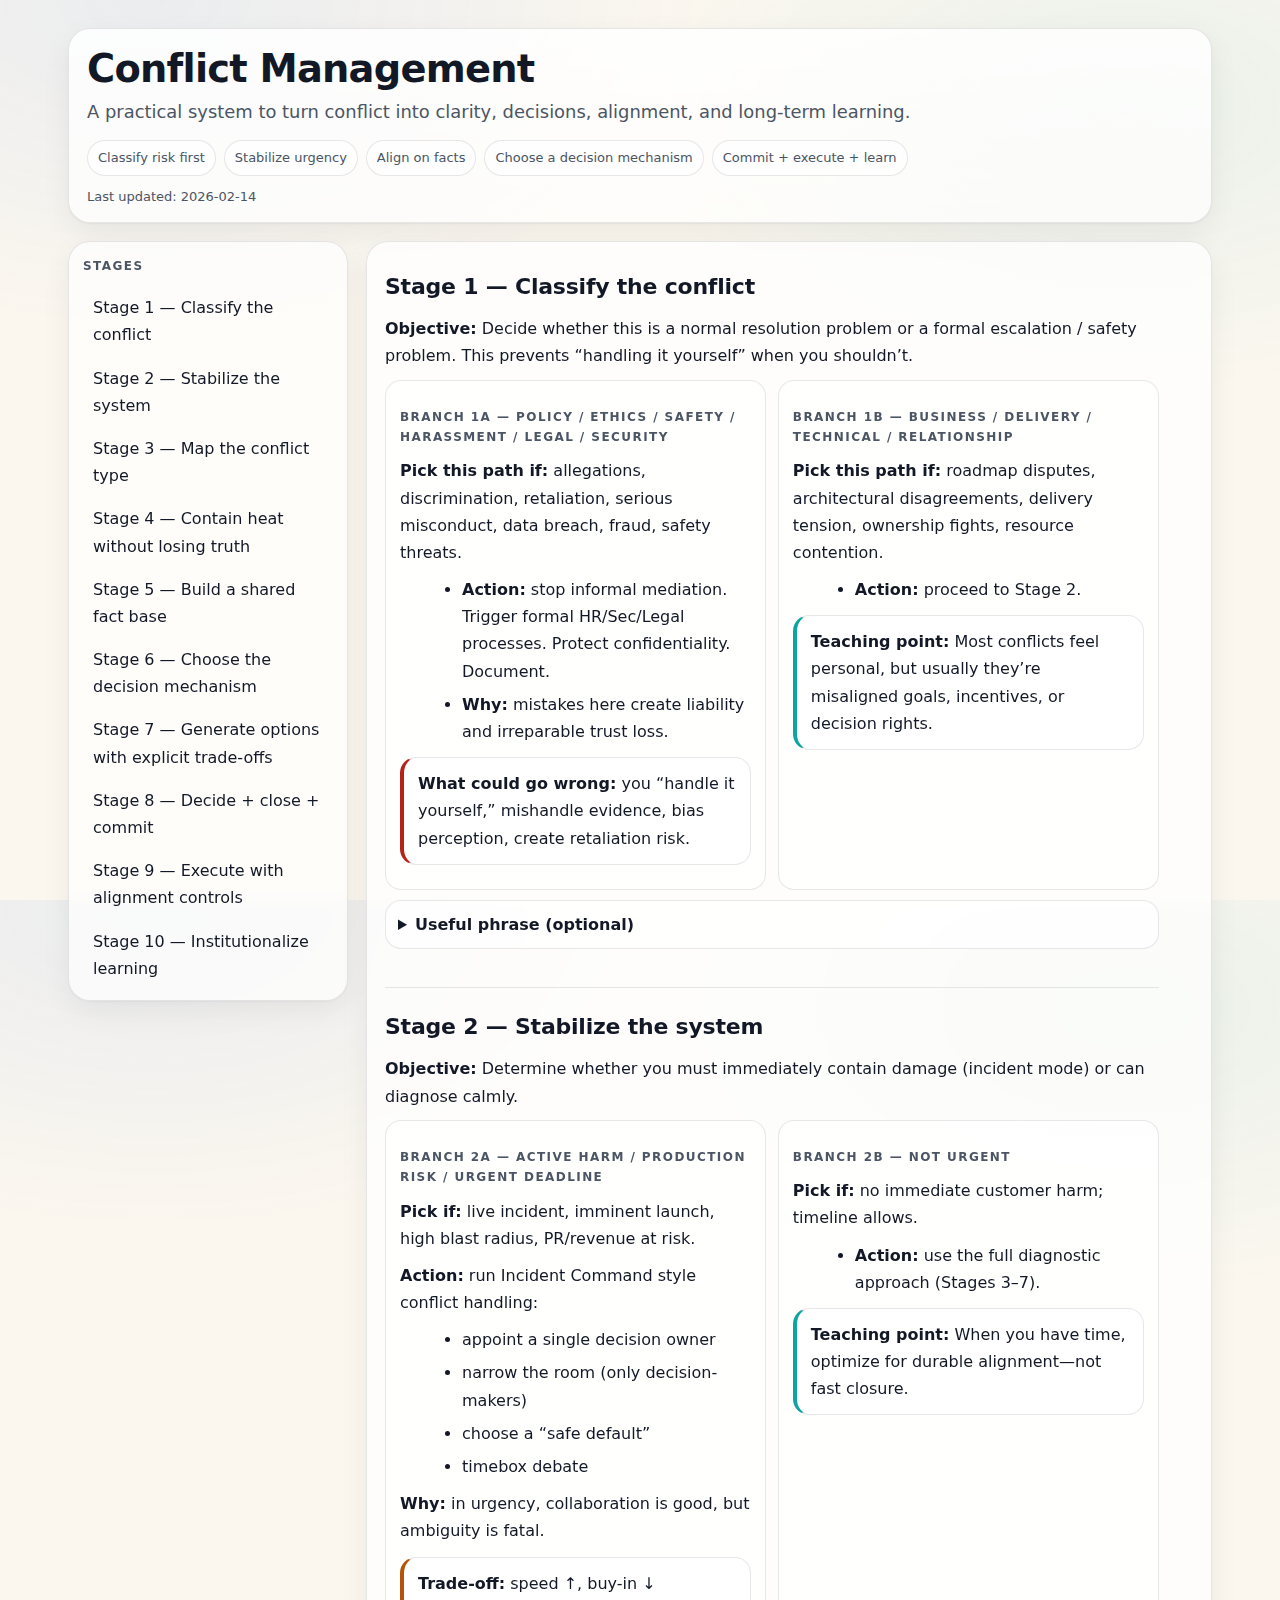
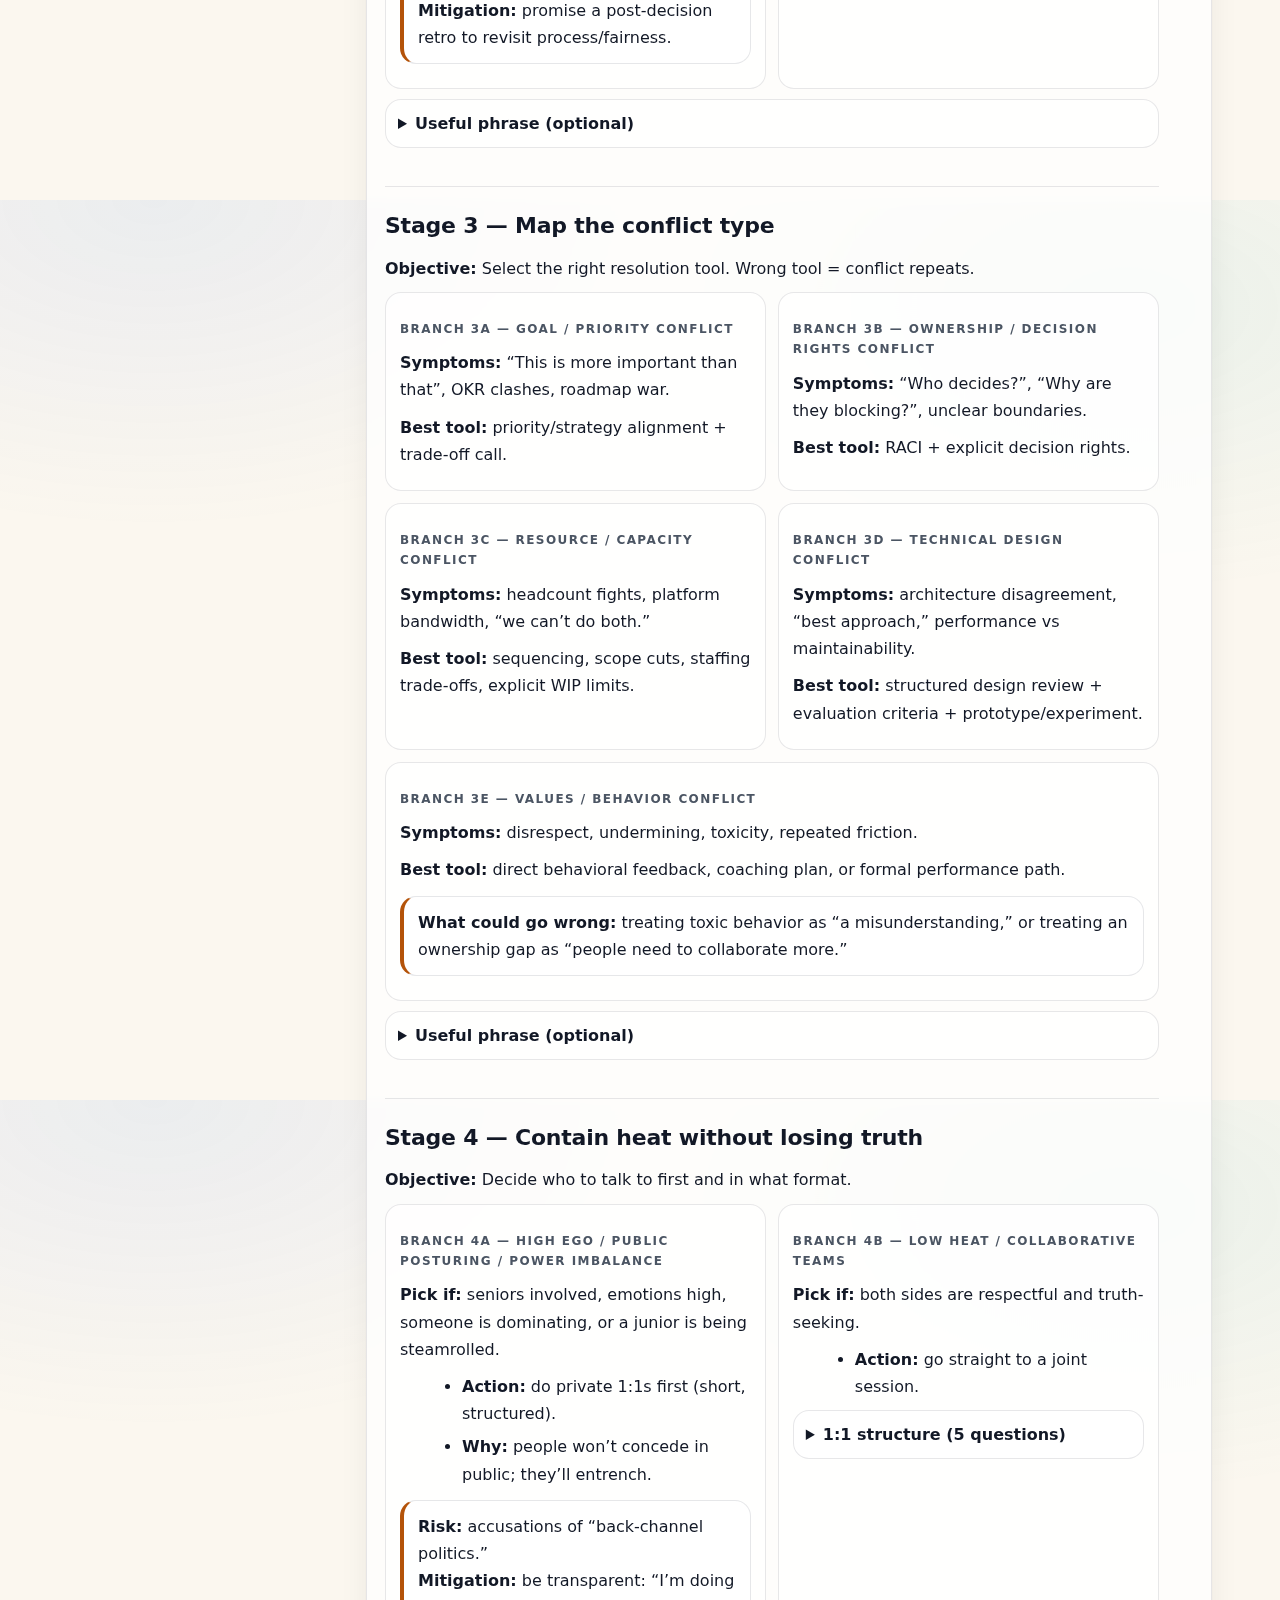
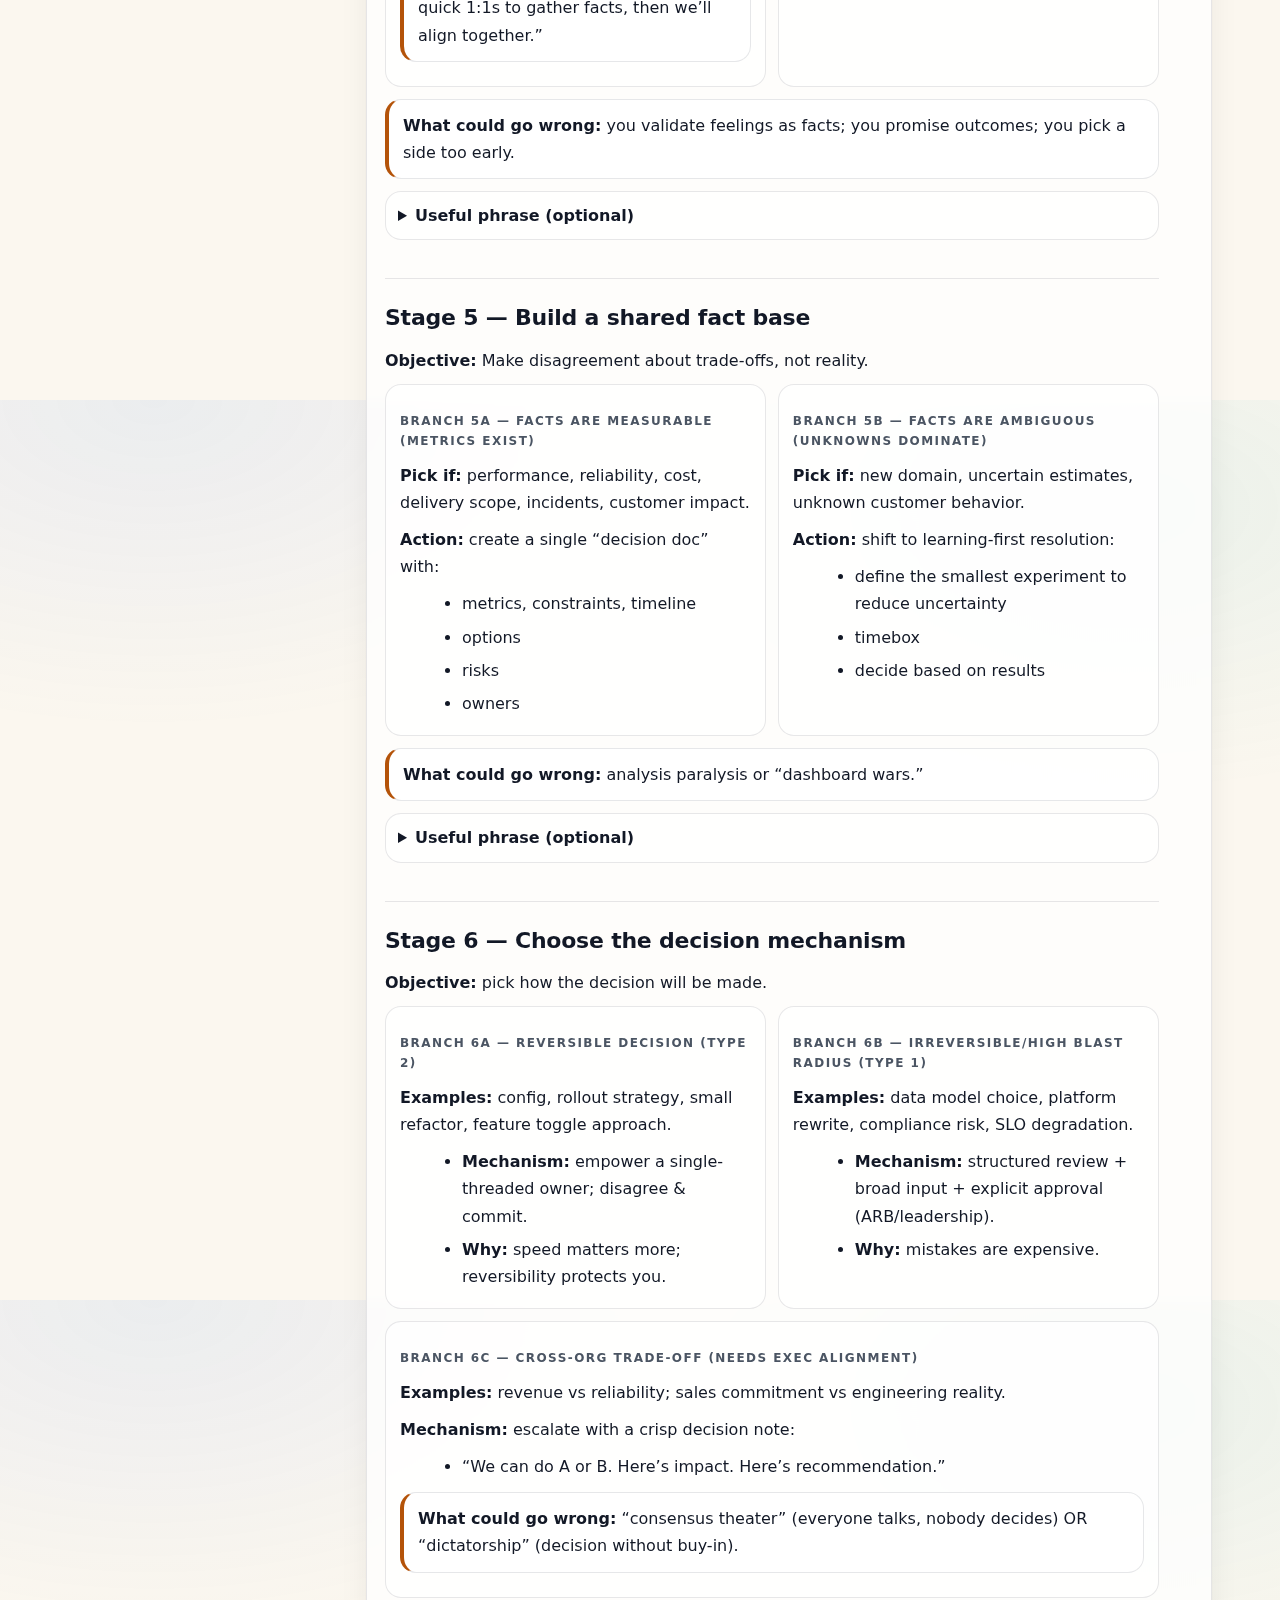
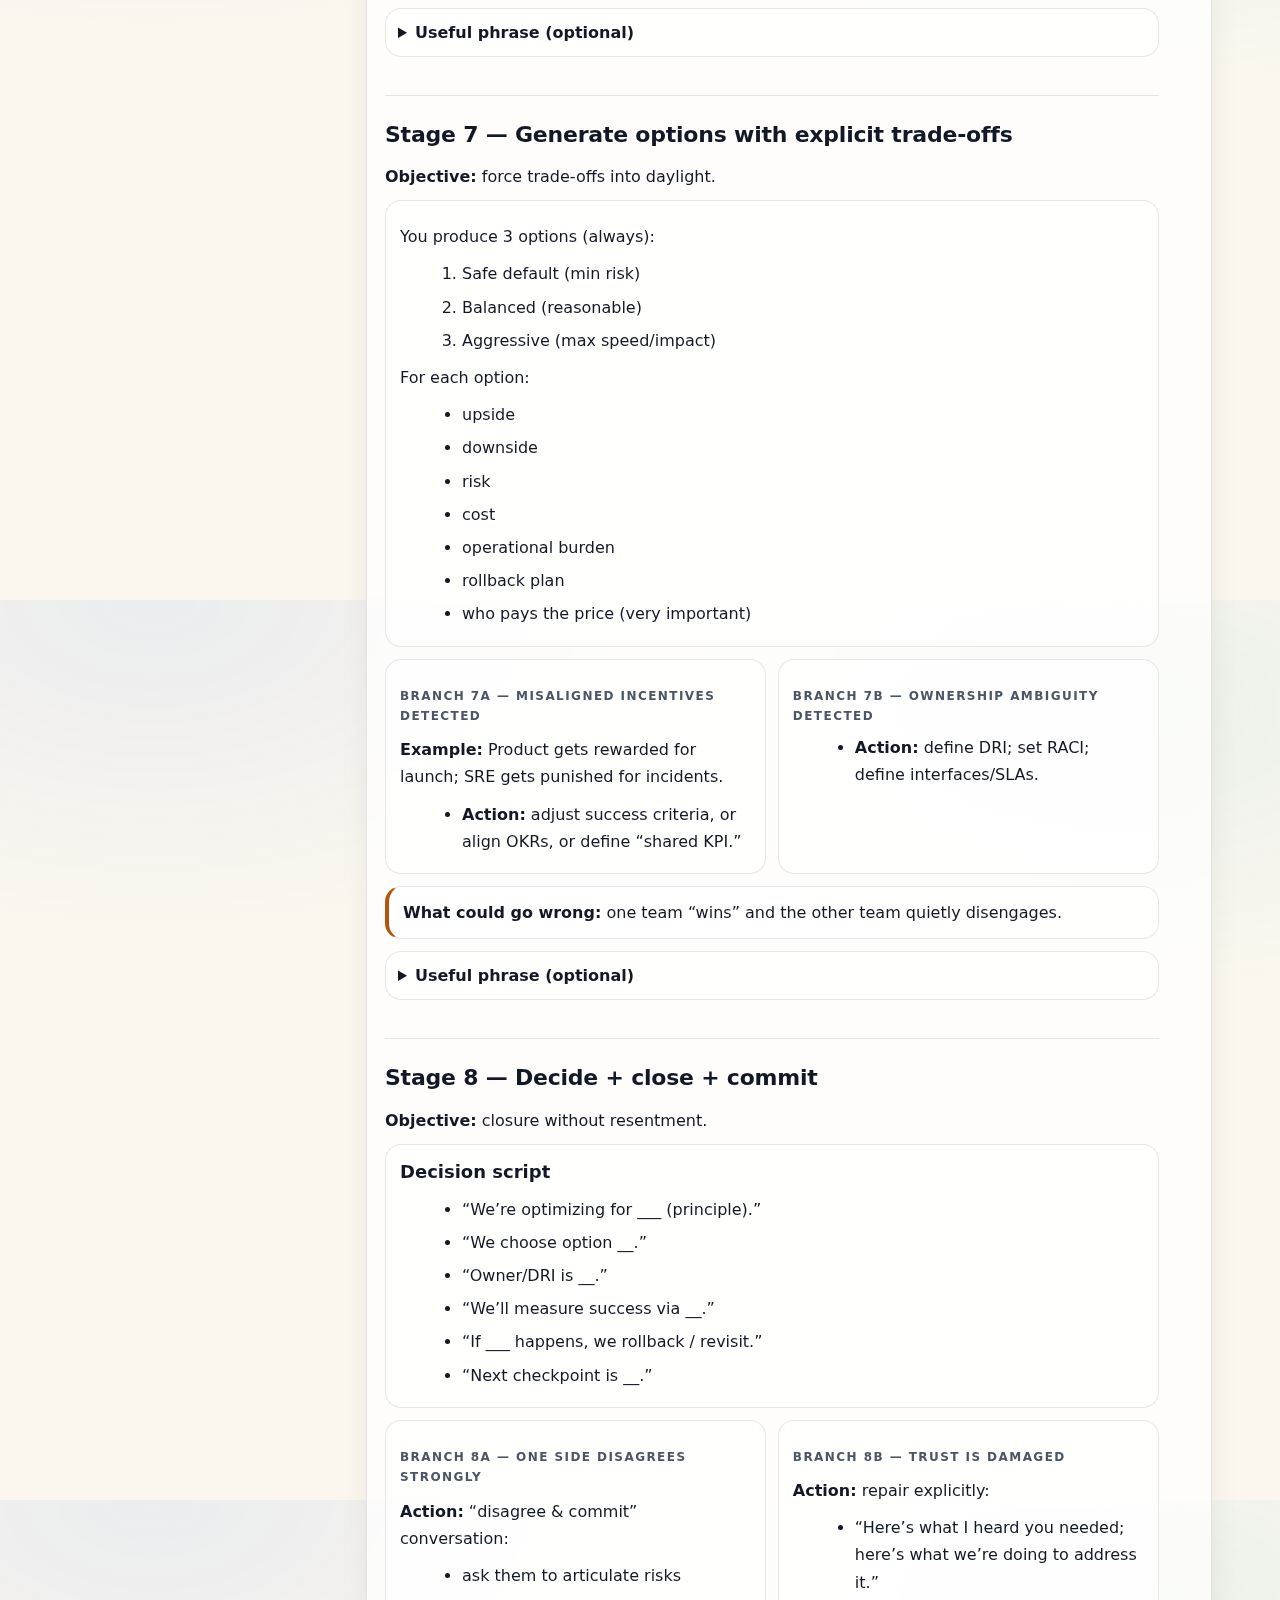
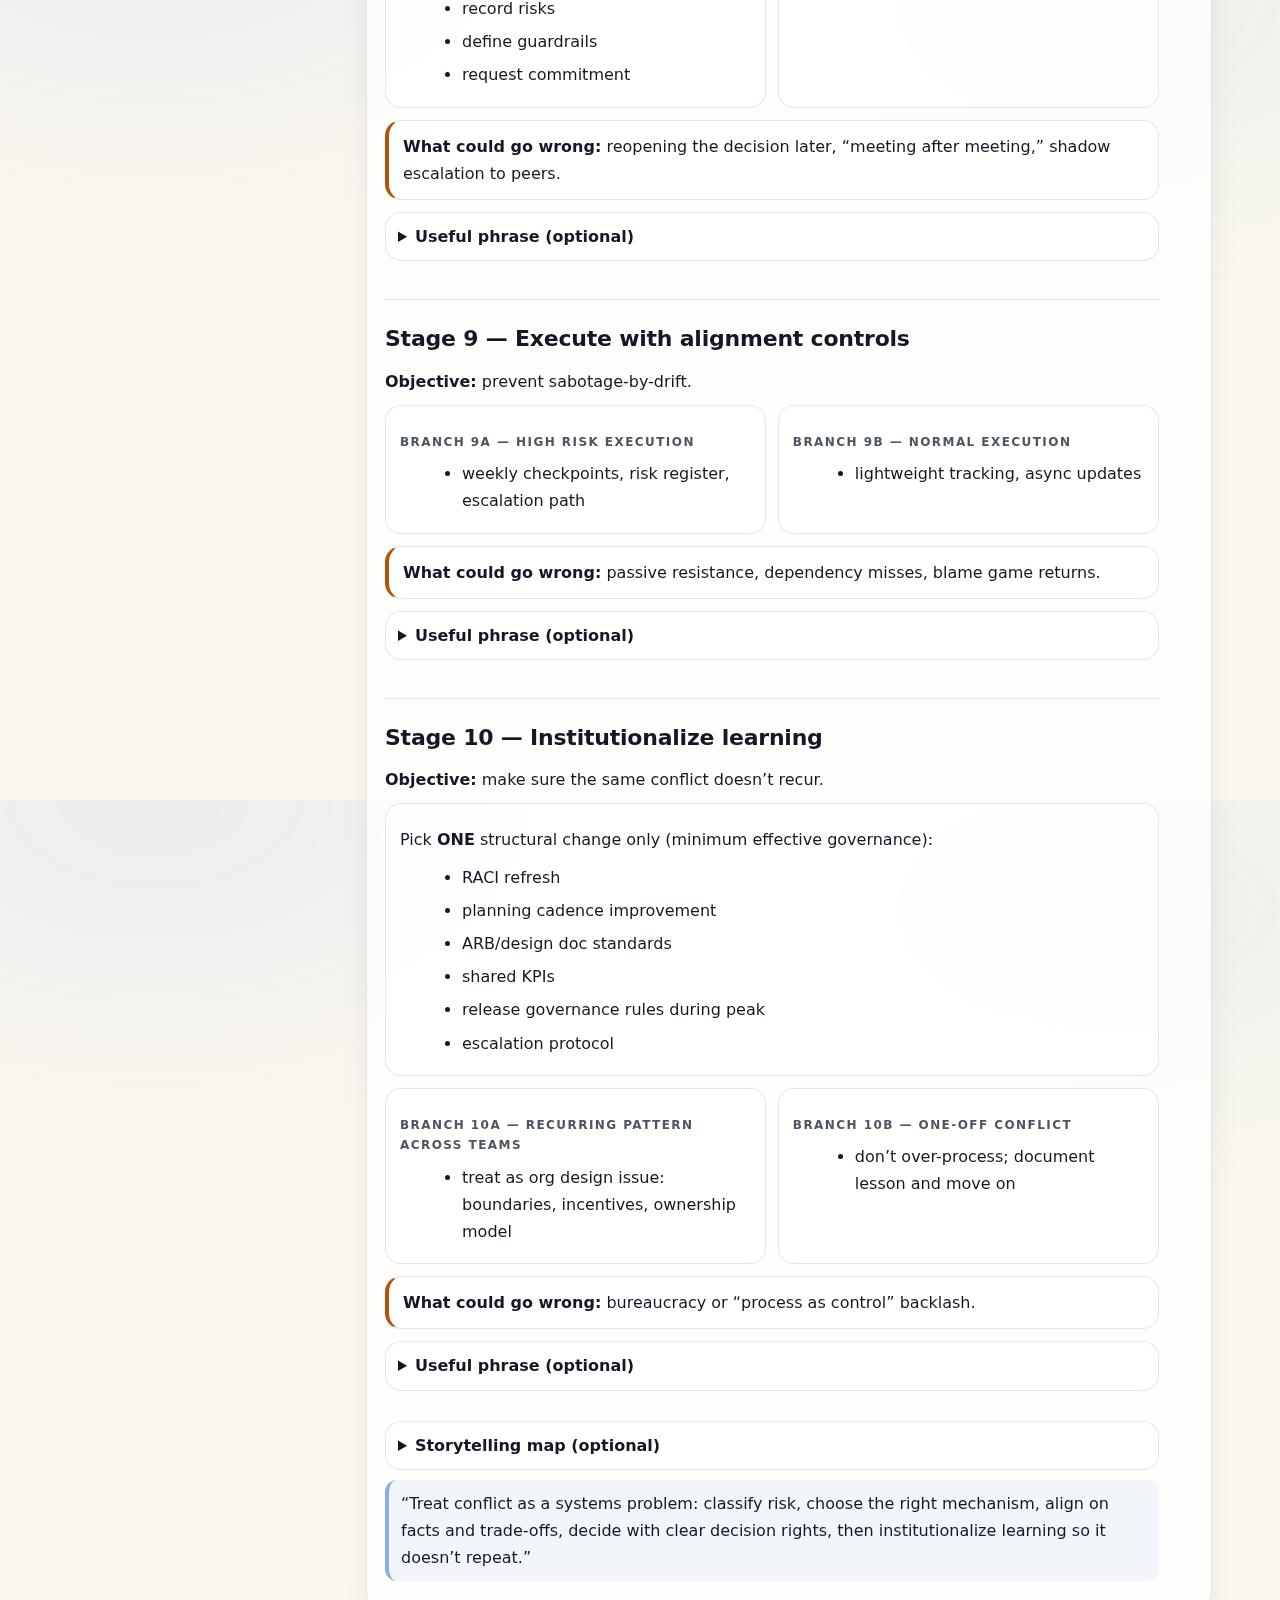
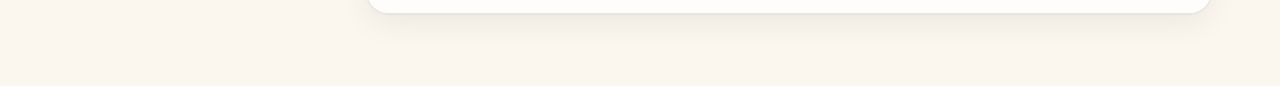
<file: public/conflict.html>
<!doctype html>
<html lang="en">

<head>
  <meta charset="utf-8" />
  <meta name="viewport" content="width=device-width, initial-scale=1" />
  <title>Conflict Management</title>
  <meta name="description"
    content="A teachable, stage-by-stage workflow to resolve conflicts: classify risk, stabilize urgency, build shared facts, choose decision mechanisms, decide, execute, and institutionalize learning." />
  <link rel="stylesheet" href="./kb.css" />
</head>

<body>
  <div class="wrap">
    <header class="header">
      <h1 class="title">Conflict Management</h1>
      <p class="subtitle">A practical system to turn conflict into clarity, decisions, alignment, and long-term
        learning.</p>
      <div class="pills" aria-label="Key ideas">
        <span class="pill">Classify risk first</span>
        <span class="pill">Stabilize urgency</span>
        <span class="pill">Align on facts</span>
        <span class="pill">Choose a decision mechanism</span>
        <span class="pill">Commit + execute + learn</span>
      </div>
      <div class="meta">Last updated: 2026-02-14</div>
    </header>

    <div class="layout">
      <nav class="toc" aria-label="Table of contents">
        <h2>Stages</h2>
        <a href="#stage1">Stage 1 — Classify the conflict</a>
        <a href="#stage2">Stage 2 — Stabilize the system</a>
        <a href="#stage3">Stage 3 — Map the conflict type</a>
        <a href="#stage4">Stage 4 — Contain heat without losing truth</a>
        <a href="#stage5">Stage 5 — Build a shared fact base</a>
        <a href="#stage6">Stage 6 — Choose the decision mechanism</a>
        <a href="#stage7">Stage 7 — Generate options with explicit trade-offs</a>
        <a href="#stage8">Stage 8 — Decide + close + commit</a>
        <a href="#stage9">Stage 9 — Execute with alignment controls</a>
        <a href="#stage10">Stage 10 — Institutionalize learning</a>
      </nav>

      <main class="main">
        <article>

          <section id="stage1">
            <h2>Stage 1 — Classify the conflict</h2>
            <p><strong>Objective:</strong> Decide whether this is a normal resolution problem or a formal escalation /
              safety problem. This prevents “handling it yourself” when you shouldn’t.</p>

            <div class="grid2">
              <div class="card">
                <h4>Branch 1A — Policy / Ethics / Safety / Harassment / Legal / Security</h4>
                <p><strong>Pick this path if:</strong> allegations, discrimination, retaliation, serious misconduct,
                  data breach, fraud, safety threats.</p>
                <ul>
                  <li><strong>Action:</strong> stop informal mediation. Trigger formal HR/Sec/Legal processes. Protect
                    confidentiality. Document.</li>
                  <li><strong>Why:</strong> mistakes here create liability and irreparable trust loss.</li>
                </ul>
                <div class="callout danger"><strong>What could go wrong:</strong> you “handle it yourself,” mishandle
                  evidence, bias perception, create retaliation risk.</div>
              </div>

              <div class="card">
                <h4>Branch 1B — Business / Delivery / Technical / Relationship</h4>
                <p><strong>Pick this path if:</strong> roadmap disputes, architectural disagreements, delivery tension,
                  ownership fights, resource contention.</p>
                <ul>
                  <li><strong>Action:</strong> proceed to Stage 2.</li>
                </ul>
                <div class="callout"><strong>Teaching point:</strong> Most conflicts feel personal, but usually they’re
                  misaligned goals, incentives, or decision rights.</div>
              </div>
            </div>

            <details>
              <summary>Useful phrase (optional)</summary>
              <blockquote>“First I classify whether this is a policy issue or an execution/system issue—because the
                resolution path is completely different.”</blockquote>
            </details>
          </section>

          <section id="stage2">
            <h2>Stage 2 — Stabilize the system</h2>
            <p><strong>Objective:</strong> Determine whether you must immediately contain damage (incident mode) or can
              diagnose calmly.</p>

            <div class="grid2">
              <div class="card">
                <h4>Branch 2A — Active harm / production risk / urgent deadline</h4>
                <p><strong>Pick if:</strong> live incident, imminent launch, high blast radius, PR/revenue at risk.</p>
                <p><strong>Action:</strong> run Incident Command style conflict handling:</p>
                <ul>
                  <li>appoint a single decision owner</li>
                  <li>narrow the room (only decision-makers)</li>
                  <li>choose a “safe default”</li>
                  <li>timebox debate</li>
                </ul>
                <p><strong>Why:</strong> in urgency, collaboration is good, but ambiguity is fatal.</p>
                <div class="callout warn"><strong>Trade-off:</strong> speed ↑, buy-in ↓
                  <br /><strong>Mitigation:</strong> promise a post-decision retro to revisit process/fairness.
                </div>
              </div>

              <div class="card">
                <h4>Branch 2B — Not urgent</h4>
                <p><strong>Pick if:</strong> no immediate customer harm; timeline allows.</p>
                <ul>
                  <li><strong>Action:</strong> use the full diagnostic approach (Stages 3–7).</li>
                </ul>
                <div class="callout"><strong>Teaching point:</strong> When you have time, optimize for durable
                  alignment—not fast closure.</div>
              </div>
            </div>

            <details>
              <summary>Useful phrase (optional)</summary>
              <blockquote>“When stakes are immediate, I shift to incident-mode decisioning; when not, I optimize for
                alignment and durability.”</blockquote>
            </details>
          </section>

          <section id="stage3">
            <h2>Stage 3 — Map the conflict type</h2>
            <p><strong>Objective:</strong> Select the right resolution tool. Wrong tool = conflict repeats.</p>

            <div class="grid2">
              <div class="card">
                <h4>Branch 3A — Goal / Priority conflict</h4>
                <p><strong>Symptoms:</strong> “This is more important than that”, OKR clashes, roadmap war.</p>
                <p><strong>Best tool:</strong> priority/strategy alignment + trade-off call.</p>
              </div>
              <div class="card">
                <h4>Branch 3B — Ownership / Decision rights conflict</h4>
                <p><strong>Symptoms:</strong> “Who decides?”, “Why are they blocking?”, unclear boundaries.</p>
                <p><strong>Best tool:</strong> RACI + explicit decision rights.</p>
              </div>
            </div>

            <div class="grid2" style="margin-top:12px">
              <div class="card">
                <h4>Branch 3C — Resource / Capacity conflict</h4>
                <p><strong>Symptoms:</strong> headcount fights, platform bandwidth, “we can’t do both.”</p>
                <p><strong>Best tool:</strong> sequencing, scope cuts, staffing trade-offs, explicit WIP limits.</p>
              </div>
              <div class="card">
                <h4>Branch 3D — Technical design conflict</h4>
                <p><strong>Symptoms:</strong> architecture disagreement, “best approach,” performance vs
                  maintainability.</p>
                <p><strong>Best tool:</strong> structured design review + evaluation criteria + prototype/experiment.
                </p>
              </div>
            </div>

            <div class="card" style="margin-top:12px">
              <h4>Branch 3E — Values / Behavior conflict</h4>
              <p><strong>Symptoms:</strong> disrespect, undermining, toxicity, repeated friction.</p>
              <p><strong>Best tool:</strong> direct behavioral feedback, coaching plan, or formal performance path.</p>
              <div class="callout warn"><strong>What could go wrong:</strong> treating toxic behavior as “a
                misunderstanding,” or treating an ownership gap as “people need to collaborate more.”</div>
            </div>

            <details>
              <summary>Useful phrase (optional)</summary>
              <blockquote>“I first label the conflict—priority vs ownership vs design vs behavior—because each requires
                a different mechanism to resolve.”</blockquote>
            </details>
          </section>

          <section id="stage4">
            <h2>Stage 4 — Contain heat without losing truth</h2>
            <p><strong>Objective:</strong> Decide who to talk to first and in what format.</p>

            <div class="grid2">
              <div class="card">
                <h4>Branch 4A — High ego / public posturing / power imbalance</h4>
                <p><strong>Pick if:</strong> seniors involved, emotions high, someone is dominating, or a junior is
                  being steamrolled.</p>
                <ul>
                  <li><strong>Action:</strong> do private 1:1s first (short, structured).</li>
                  <li><strong>Why:</strong> people won’t concede in public; they’ll entrench.</li>
                </ul>
                <div class="callout warn"><strong>Risk:</strong> accusations of “back-channel politics.”
                  <br /><strong>Mitigation:</strong> be transparent: “I’m doing quick 1:1s to gather facts, then we’ll
                  align together.”
                </div>
              </div>

              <div class="card">
                <h4>Branch 4B — Low heat / collaborative teams</h4>
                <p><strong>Pick if:</strong> both sides are respectful and truth-seeking.</p>
                <ul>
                  <li><strong>Action:</strong> go straight to a joint session.</li>
                </ul>

                <details>
                  <summary>1:1 structure (5 questions)</summary>
                  <ol>
                    <li>“What’s your goal?”</li>
                    <li>“What are the facts vs assumptions?”</li>
                    <li>“What’s the risk if we follow the other approach?”</li>
                    <li>“What would change your mind?”</li>
                    <li>“What do you need from the other team?”</li>
                  </ol>
                </details>
              </div>
            </div>

            <div class="callout warn"><strong>What could go wrong:</strong> you validate feelings as facts; you promise
              outcomes; you pick a side too early.</div>

            <details>
              <summary>Useful phrase (optional)</summary>
              <blockquote>“I don’t try to solve it in the first conversation. I first stabilize emotions and extract
                decision-grade inputs.”</blockquote>
            </details>
          </section>

          <section id="stage5">
            <h2>Stage 5 — Build a shared fact base</h2>
            <p><strong>Objective:</strong> Make disagreement about trade-offs, not reality.</p>

            <div class="grid2">
              <div class="card">
                <h4>Branch 5A — Facts are measurable (metrics exist)</h4>
                <p><strong>Pick if:</strong> performance, reliability, cost, delivery scope, incidents, customer impact.
                </p>
                <p><strong>Action:</strong> create a single “decision doc” with:</p>
                <ul>
                  <li>metrics, constraints, timeline</li>
                  <li>options</li>
                  <li>risks</li>
                  <li>owners</li>
                </ul>
              </div>

              <div class="card">
                <h4>Branch 5B — Facts are ambiguous (unknowns dominate)</h4>
                <p><strong>Pick if:</strong> new domain, uncertain estimates, unknown customer behavior.</p>
                <p><strong>Action:</strong> shift to learning-first resolution:</p>
                <ul>
                  <li>define the smallest experiment to reduce uncertainty</li>
                  <li>timebox</li>
                  <li>decide based on results</li>
                </ul>
              </div>
            </div>

            <div class="callout warn"><strong>What could go wrong:</strong> analysis paralysis or “dashboard wars.”
            </div>

            <details>
              <summary>Useful phrase (optional)</summary>
              <blockquote>“If it’s measurable, we align on metrics. If it’s ambiguous, we align on the fastest path to
                reduce uncertainty.”</blockquote>
            </details>
          </section>

          <section id="stage6">
            <h2>Stage 6 — Choose the decision mechanism</h2>
            <p><strong>Objective:</strong> pick how the decision will be made.</p>

            <div class="grid2">
              <div class="card">
                <h4>Branch 6A — Reversible decision (Type 2)</h4>
                <p><strong>Examples:</strong> config, rollout strategy, small refactor, feature toggle approach.</p>
                <ul>
                  <li><strong>Mechanism:</strong> empower a single-threaded owner; disagree &amp; commit.</li>
                  <li><strong>Why:</strong> speed matters more; reversibility protects you.</li>
                </ul>
              </div>

              <div class="card">
                <h4>Branch 6B — Irreversible/high blast radius (Type 1)</h4>
                <p><strong>Examples:</strong> data model choice, platform rewrite, compliance risk, SLO degradation.</p>
                <ul>
                  <li><strong>Mechanism:</strong> structured review + broad input + explicit approval (ARB/leadership).
                  </li>
                  <li><strong>Why:</strong> mistakes are expensive.</li>
                </ul>
              </div>
            </div>

            <div class="card" style="margin-top:12px">
              <h4>Branch 6C — Cross-org trade-off (needs exec alignment)</h4>
              <p><strong>Examples:</strong> revenue vs reliability; sales commitment vs engineering reality.</p>
              <p><strong>Mechanism:</strong> escalate with a crisp decision note:</p>
              <ul>
                <li>“We can do A or B. Here’s impact. Here’s recommendation.”</li>
              </ul>
              <div class="callout warn"><strong>What could go wrong:</strong> “consensus theater” (everyone talks,
                nobody decides) OR “dictatorship” (decision without buy-in).</div>
            </div>

            <details>
              <summary>Useful phrase (optional)</summary>
              <blockquote>“I explicitly pick the decision mechanism based on reversibility and blast radius.”
              </blockquote>
            </details>
          </section>

          <section id="stage7">
            <h2>Stage 7 — Generate options with explicit trade-offs</h2>
            <p><strong>Objective:</strong> force trade-offs into daylight.</p>

            <div class="card">
              <p>You produce 3 options (always):</p>
              <ol>
                <li>Safe default (min risk)</li>
                <li>Balanced (reasonable)</li>
                <li>Aggressive (max speed/impact)</li>
              </ol>

              <p>For each option:</p>
              <ul>
                <li>upside</li>
                <li>downside</li>
                <li>risk</li>
                <li>cost</li>
                <li>operational burden</li>
                <li>rollback plan</li>
                <li>who pays the price (very important)</li>
              </ul>
            </div>

            <div class="grid2" style="margin-top:12px">
              <div class="card">
                <h4>Branch 7A — Misaligned incentives detected</h4>
                <p><strong>Example:</strong> Product gets rewarded for launch; SRE gets punished for incidents.</p>
                <ul>
                  <li><strong>Action:</strong> adjust success criteria, or align OKRs, or define “shared KPI.”</li>
                </ul>
              </div>
              <div class="card">
                <h4>Branch 7B — Ownership ambiguity detected</h4>
                <ul>
                  <li><strong>Action:</strong> define DRI; set RACI; define interfaces/SLAs.</li>
                </ul>
              </div>
            </div>

            <div class="callout warn"><strong>What could go wrong:</strong> one team “wins” and the other team quietly
              disengages.</div>

            <details>
              <summary>Useful phrase (optional)</summary>
              <blockquote>“I don’t ask teams to ‘align’ in abstract—I give options where trade-offs are explicit and
                visible.”</blockquote>
            </details>
          </section>

          <section id="stage8">
            <h2>Stage 8 — Decide + close + commit</h2>
            <p><strong>Objective:</strong> closure without resentment.</p>

            <div class="card">
              <h3 style="margin-top:0">Decision script</h3>
              <ul>
                <li>“We’re optimizing for ___ (principle).”</li>
                <li>“We choose option __.”</li>
                <li>“Owner/DRI is __.”</li>
                <li>“We’ll measure success via __.”</li>
                <li>“If ___ happens, we rollback / revisit.”</li>
                <li>“Next checkpoint is __.”</li>
              </ul>
            </div>

            <div class="grid2" style="margin-top:12px">
              <div class="card">
                <h4>Branch 8A — One side disagrees strongly</h4>
                <p><strong>Action:</strong> “disagree &amp; commit” conversation:</p>
                <ul>
                  <li>ask them to articulate risks</li>
                  <li>record risks</li>
                  <li>define guardrails</li>
                  <li>request commitment</li>
                </ul>
              </div>
              <div class="card">
                <h4>Branch 8B — Trust is damaged</h4>
                <p><strong>Action:</strong> repair explicitly:</p>
                <ul>
                  <li>“Here’s what I heard you needed; here’s what we’re doing to address it.”</li>
                </ul>
              </div>
            </div>

            <div class="callout warn"><strong>What could go wrong:</strong> reopening the decision later, “meeting after
              meeting,” shadow escalation to peers.</div>

            <details>
              <summary>Useful phrase (optional)</summary>
              <blockquote>“I close decisions with principle, owner, measures, and guardrails—so we don’t relitigate.”
              </blockquote>
            </details>
          </section>

          <section id="stage9">
            <h2>Stage 9 — Execute with alignment controls</h2>
            <p><strong>Objective:</strong> prevent sabotage-by-drift.</p>

            <div class="grid2">
              <div class="card">
                <h4>Branch 9A — High risk execution</h4>
                <ul>
                  <li>weekly checkpoints, risk register, escalation path</li>
                </ul>
              </div>
              <div class="card">
                <h4>Branch 9B — Normal execution</h4>
                <ul>
                  <li>lightweight tracking, async updates</li>
                </ul>
              </div>
            </div>

            <div class="callout warn"><strong>What could go wrong:</strong> passive resistance, dependency misses, blame
              game returns.</div>

            <details>
              <summary>Useful phrase (optional)</summary>
              <blockquote>“After resolution, I install alignment controls appropriate to risk—without micromanaging.”
              </blockquote>
            </details>
          </section>

          <section id="stage10">
            <h2>Stage 10 — Institutionalize learning</h2>
            <p><strong>Objective:</strong> make sure the same conflict doesn’t recur.</p>

            <div class="card">
              <p>Pick <strong>ONE</strong> structural change only (minimum effective governance):</p>
              <ul>
                <li>RACI refresh</li>
                <li>planning cadence improvement</li>
                <li>ARB/design doc standards</li>
                <li>shared KPIs</li>
                <li>release governance rules during peak</li>
                <li>escalation protocol</li>
              </ul>
            </div>

            <div class="grid2" style="margin-top:12px">
              <div class="card">
                <h4>Branch 10A — Recurring pattern across teams</h4>
                <ul>
                  <li>treat as org design issue: boundaries, incentives, ownership model</li>
                </ul>
              </div>
              <div class="card">
                <h4>Branch 10B — One-off conflict</h4>
                <ul>
                  <li>don’t over-process; document lesson and move on</li>
                </ul>
              </div>
            </div>

            <div class="callout warn"><strong>What could go wrong:</strong> bureaucracy or “process as control”
              backlash.</div>

            <details>
              <summary>Useful phrase (optional)</summary>
              <blockquote>“The real win is not solving today’s conflict—it’s ensuring we don’t pay the same tax next
                quarter.”</blockquote>
            </details>
          </section>

          <details>
            <summary>Storytelling map (optional)</summary>
            <p class="kicker">This is a general structure for explaining your approach clearly:</p>
            <ul>
              <li><strong>S (Strategic context):</strong> Stage 1–2 (risk + urgency)</li>
              <li><strong>T (Tension):</strong> Stage 3 (conflict type)</li>
              <li><strong>A (Analytical intervention):</strong> Stage 4–7 (people + facts + governance + options)</li>
              <li><strong>D (Decision):</strong> Stage 8</li>
              <li><strong>R (Result):</strong> Stage 9</li>
              <li><strong>L (Learning):</strong> Stage 10</li>
            </ul>
          </details>

          <blockquote>
            “Treat conflict as a systems problem: classify risk, choose the right mechanism, align on facts and
            trade-offs, decide with clear decision rights, then institutionalize learning so it doesn’t repeat.”
          </blockquote>

          <div class="footer"></div>
        </article>
      </main>
    </div>
  </div>
</body>

</html>
</file>
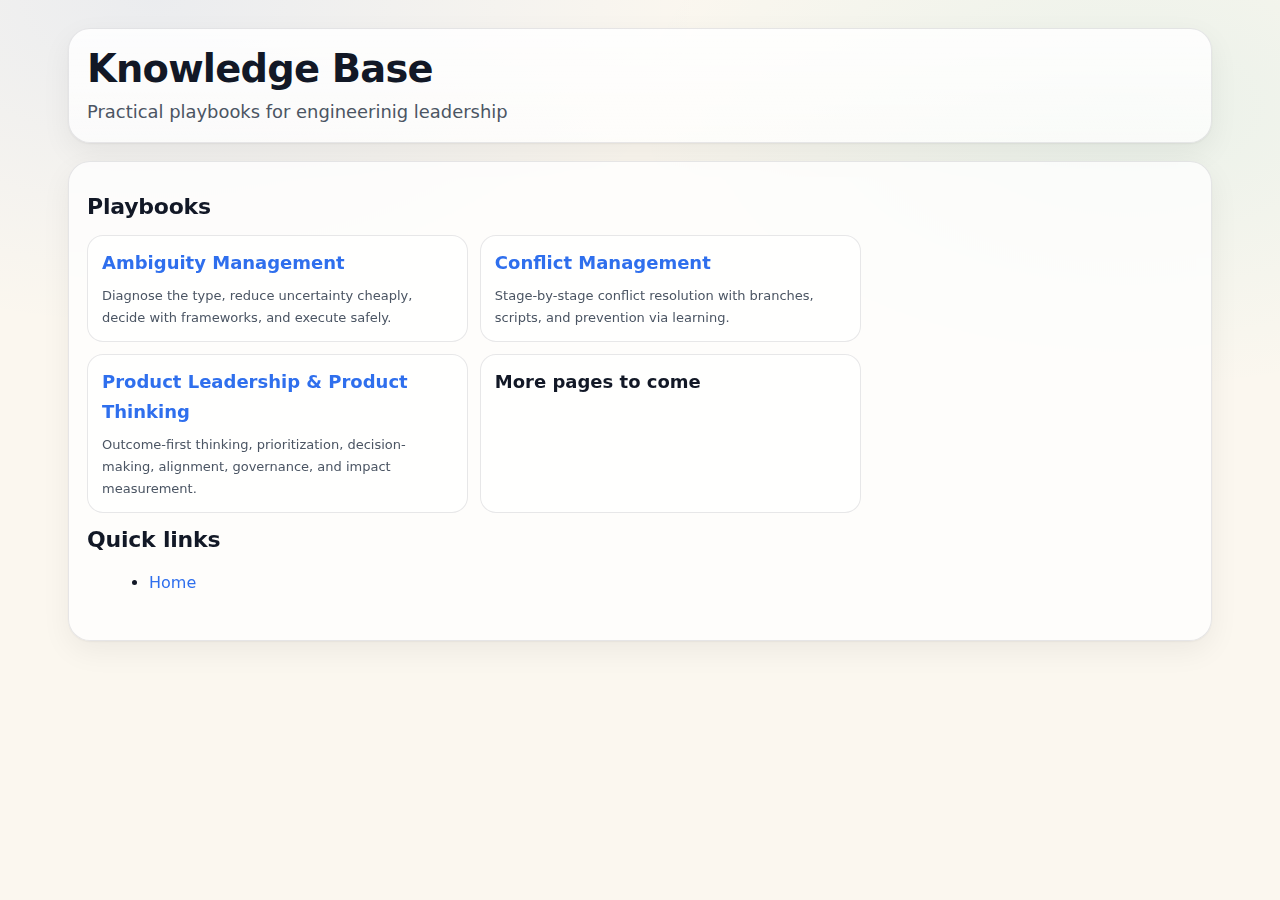
<file: public/knowledge.html>
<!doctype html>
<html lang="en">

<head>
  <meta charset="utf-8" />
  <meta name="viewport" content="width=device-width, initial-scale=1" />
  <title>Knowledge Base</title>
  <meta name="description" content="A small collection of practical playbooks and guides." />
  <link rel="stylesheet" href="./kb.css" />
</head>

<body>
  <div class="wrap">
    <header class="header">
      <h1 class="title">Knowledge Base</h1>
      <p class="subtitle">Practical playbooks for engineerinig leadership</p>
    </header>

    <div class="layout" style="grid-template-columns: 1fr;">
      <main class="main">
        <article>
          <section>
            <h2>Playbooks</h2>
            <p class="kicker"></p>

            <div class="grid2">
              <a class="card" href="./ambiguity.html" style="display:block">
                <h3 style="margin:0 0 6px">Ambiguity Management</h3>
                <p class="kicker" style="margin:0">Diagnose the type, reduce uncertainty cheaply, decide with
                  frameworks, and execute safely.</p>
              </a>

              <a class="card" href="./conflict.html" style="display:block">
                <h3 style="margin:0 0 6px">Conflict Management</h3>
                <p class="kicker" style="margin:0">Stage-by-stage conflict resolution with branches, scripts, and
                  prevention via learning.</p>
              </a>

              <a class="card" href="./product.html" style="display:block">
                <h3 style="margin:0 0 6px">Product Leadership &amp; Product Thinking</h3>
                <p class="kicker" style="margin:0">Outcome-first thinking, prioritization, decision-making, alignment,
                  governance, and impact measurement.</p>
              </a>

              <div class="card">
                <h3 style="margin:0 0 6px">More pages to come</h3>
                <p class="kicker" style="margin:0"></p>
              </div>
            </div>

            <section>
              <h2>Quick links</h2>
              <ul>
                <li><a href="./">Home</a></li>
              </ul>
            </section>
        </article>
      </main>
    </div>
  </div>
</body>

</html>
</file>
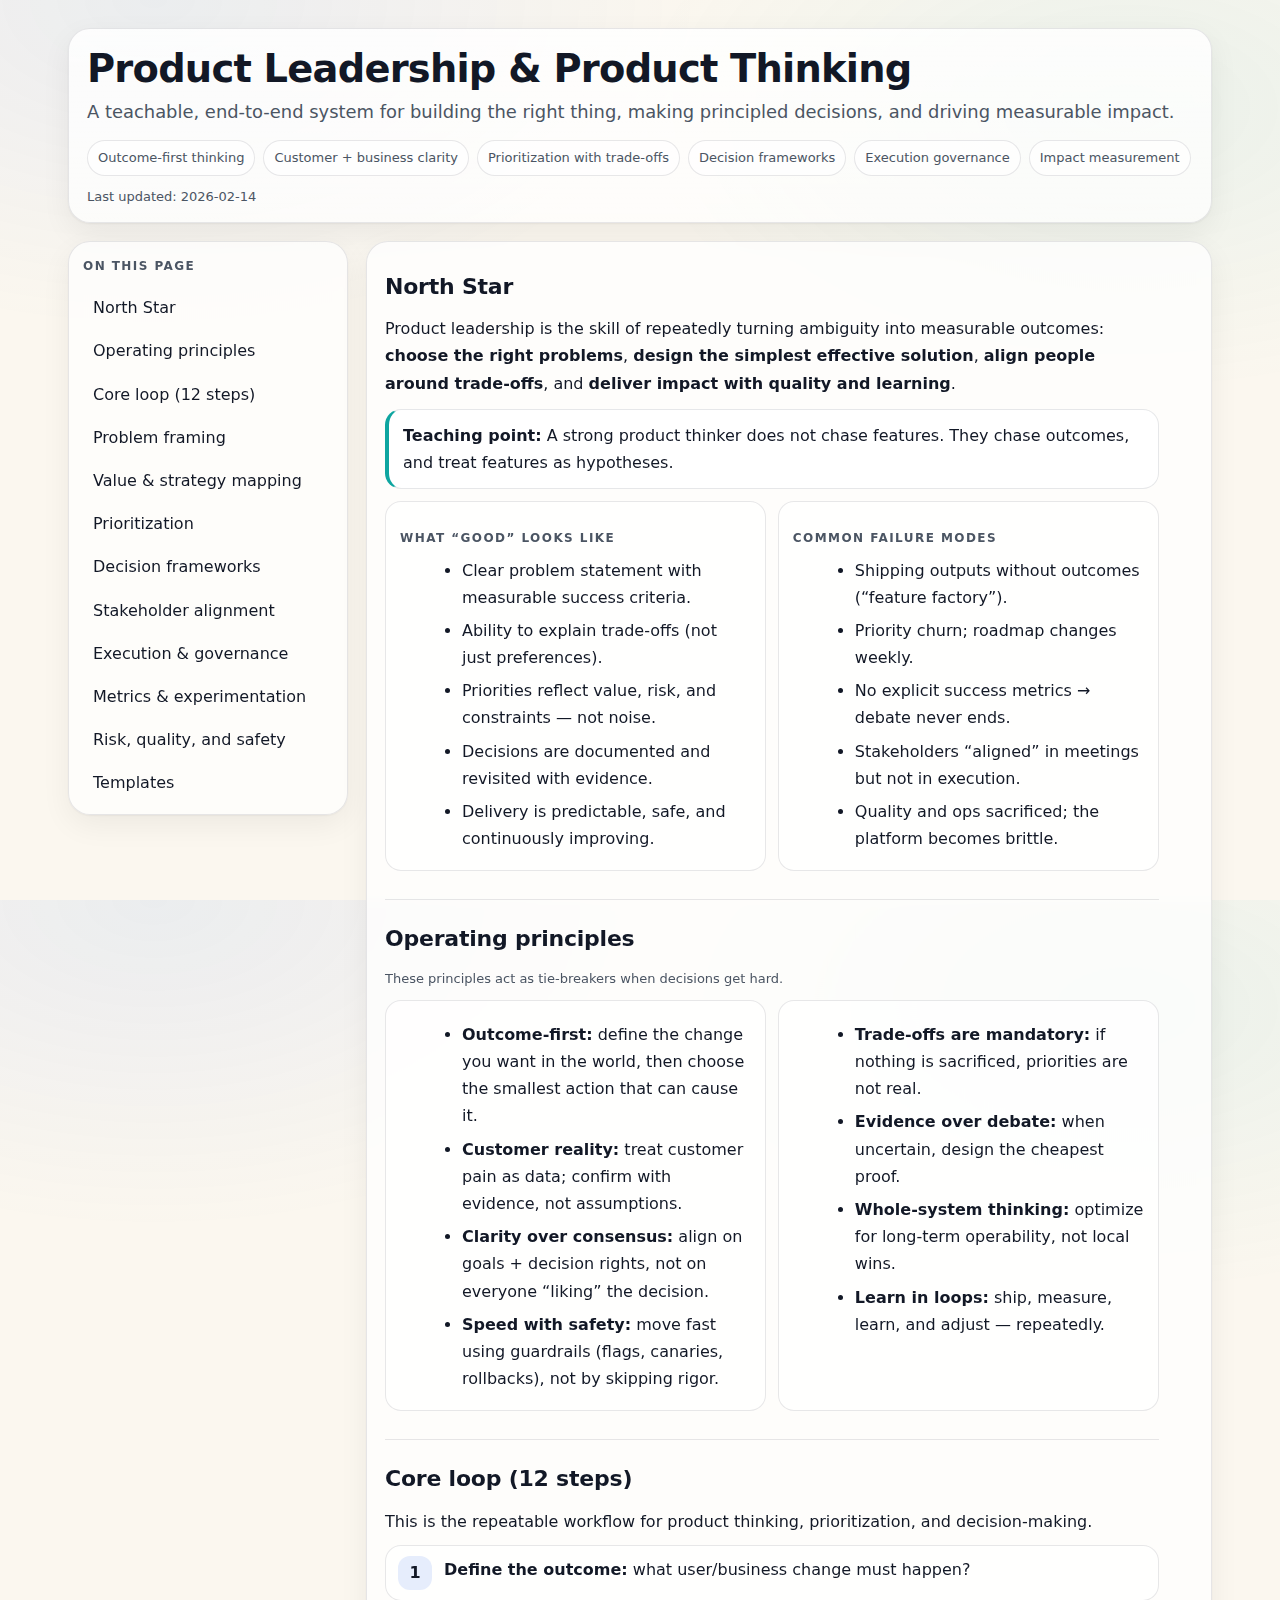
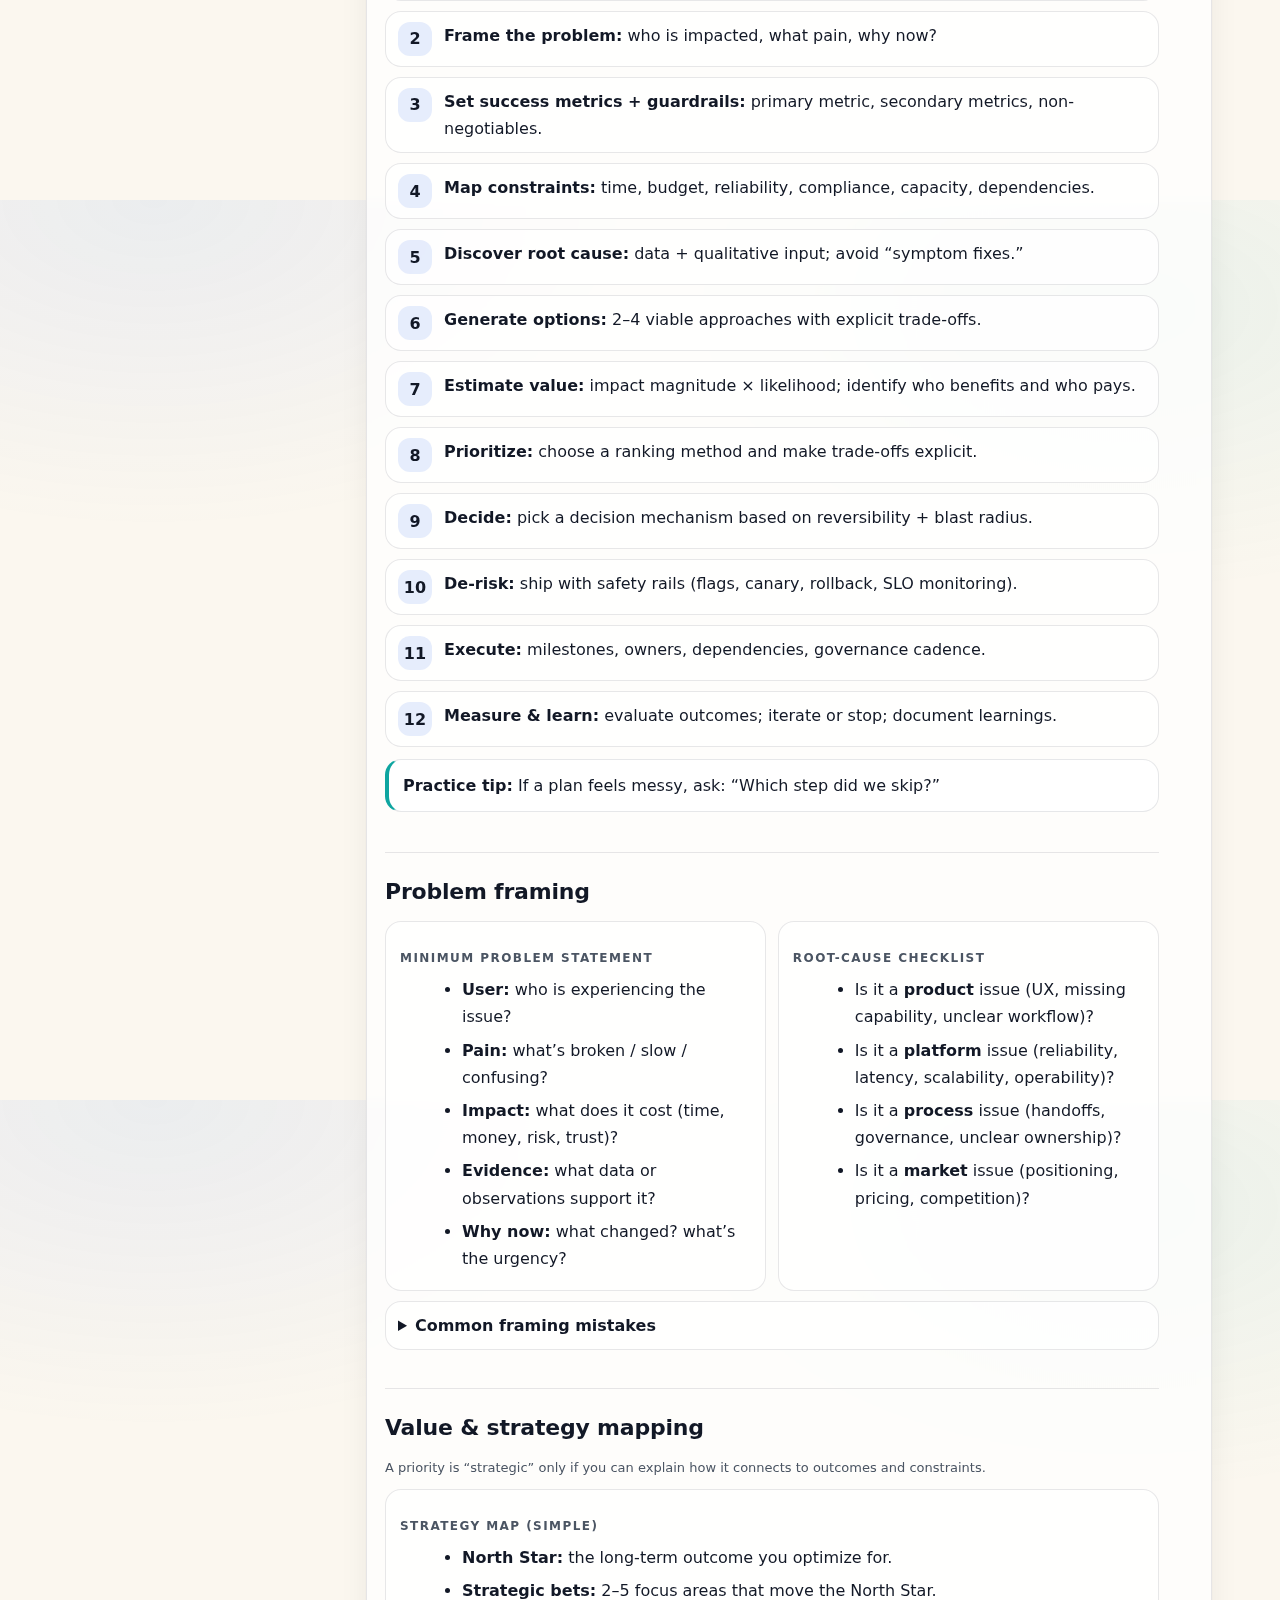
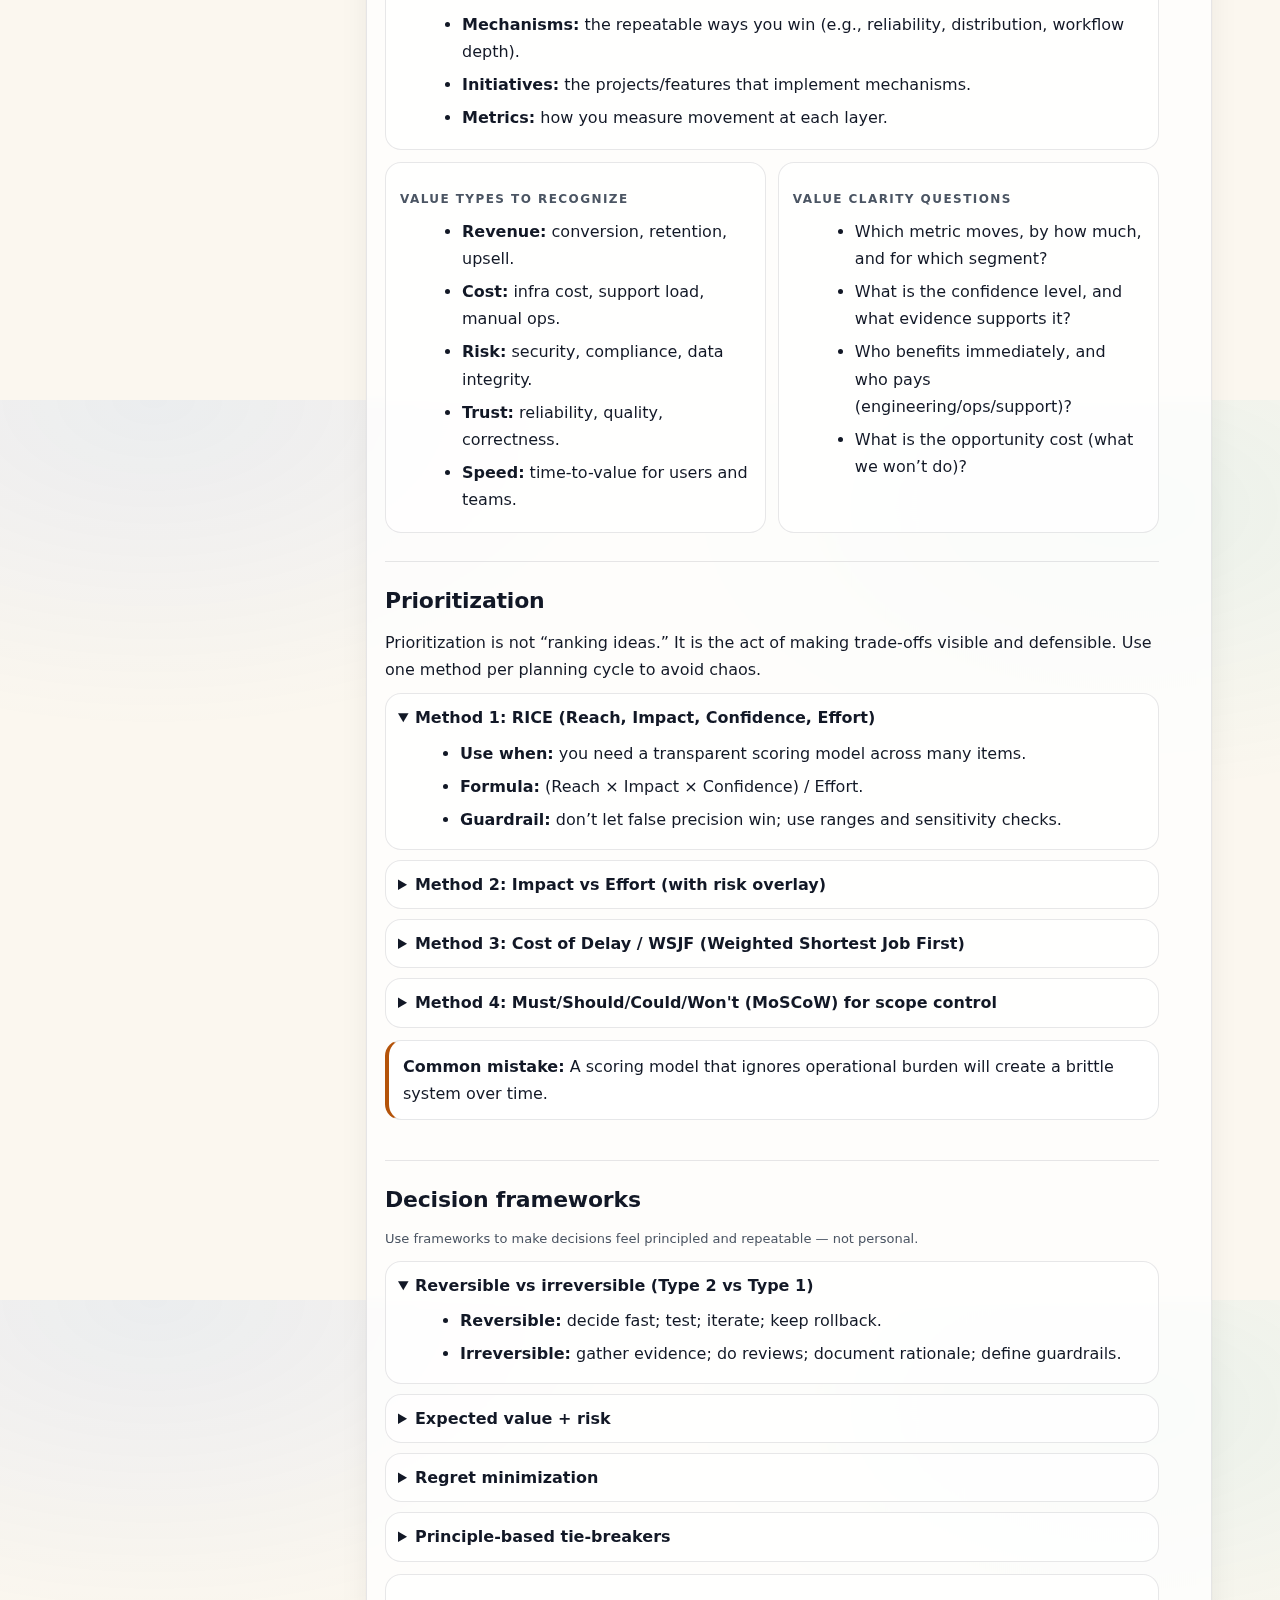
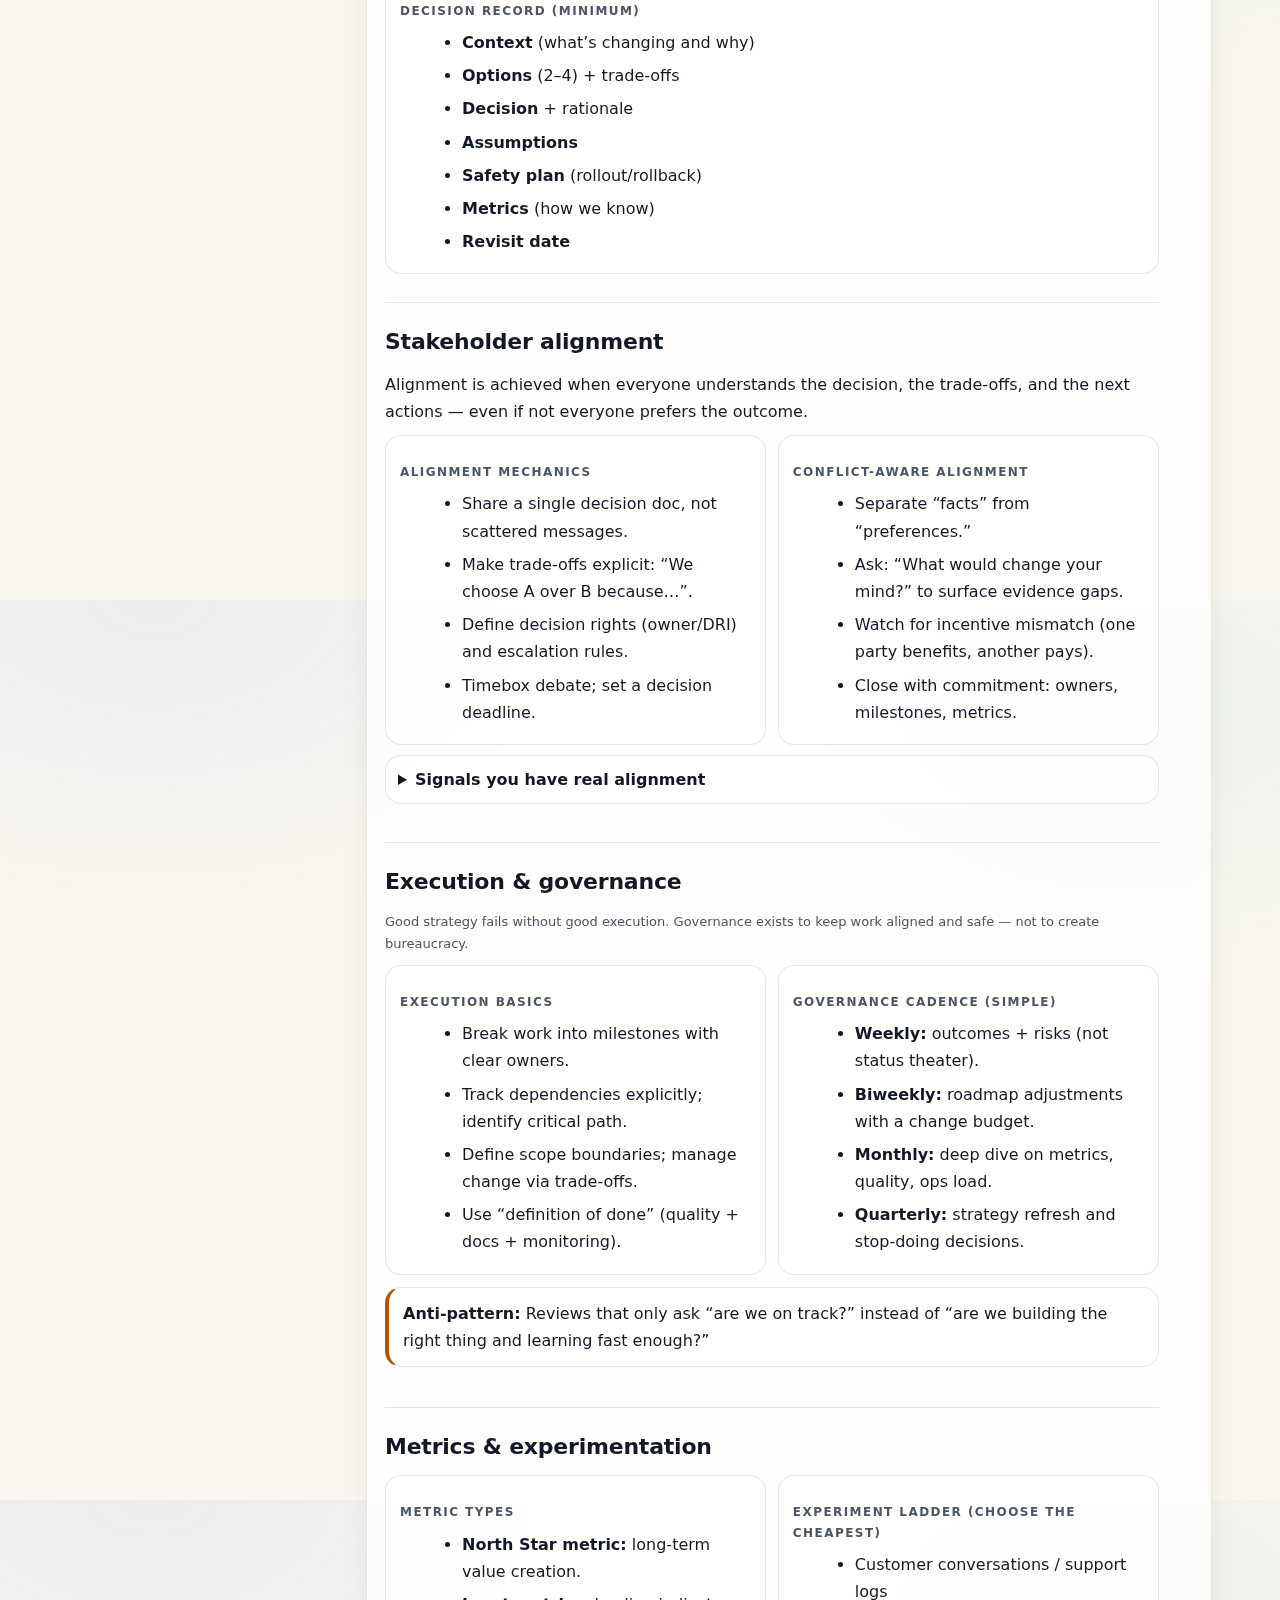
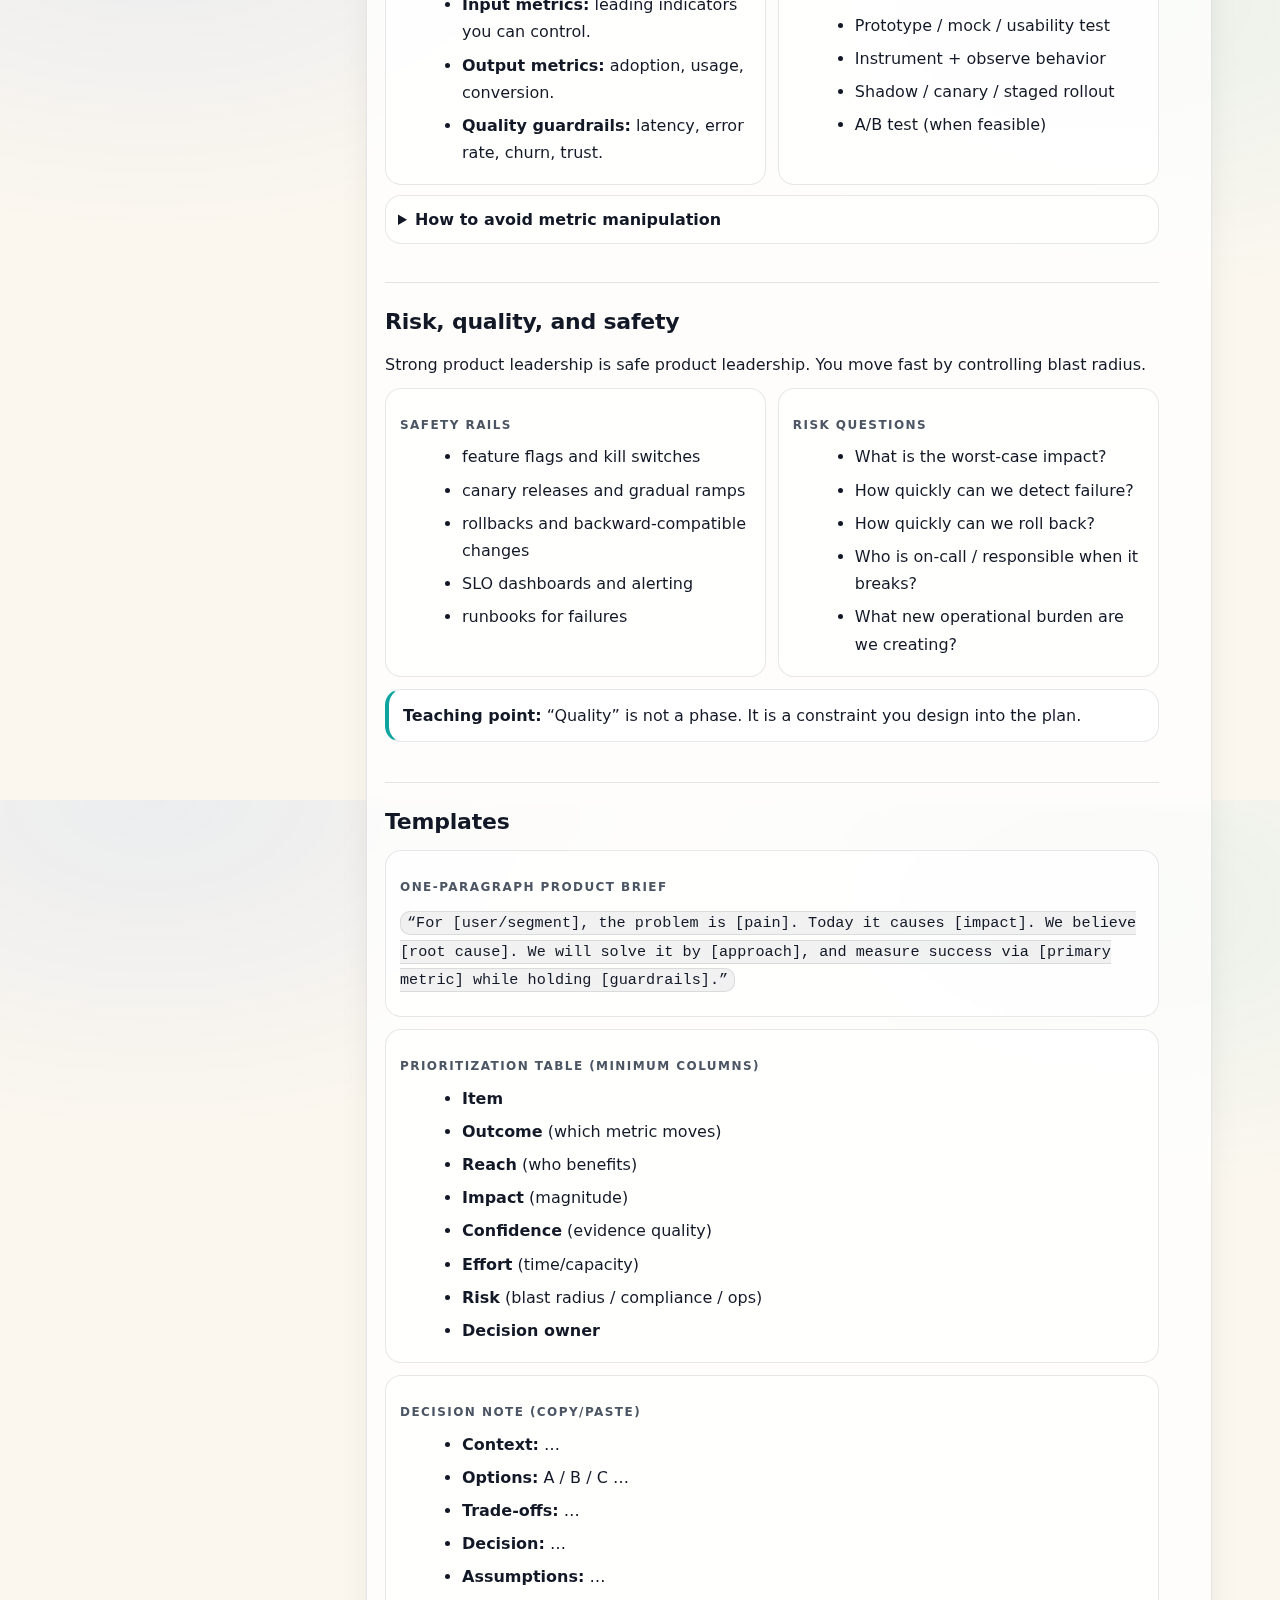
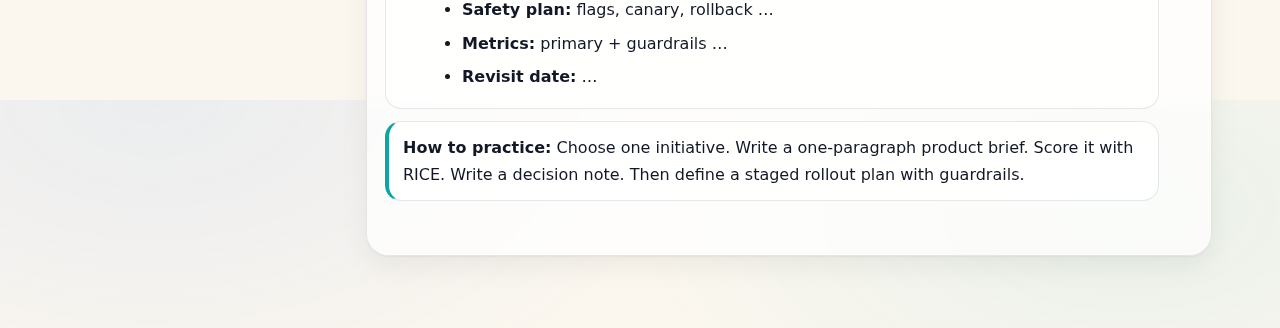
<file: public/product.html>
<!doctype html>
<html lang="en">

<head>
  <meta charset="utf-8" />
  <meta name="viewport" content="width=device-width, initial-scale=1" />
  <title>Product Leadership & Product Thinking</title>
  <meta name="description"
    content="A practical system for product leadership: outcome-first thinking, decision frameworks, prioritization, stakeholder alignment, and execution governance." />
  <link rel="stylesheet" href="./kb.css" />
</head>

<body>
  <div class="wrap">
    <header class="header">
      <h1 class="title">Product Leadership & Product Thinking</h1>
      <p class="subtitle">A teachable, end-to-end system for building the right thing, making principled decisions, and
        driving measurable impact.</p>
      <div class="pills" aria-label="Key themes">
        <span class="pill">Outcome-first thinking</span>
        <span class="pill">Customer + business clarity</span>
        <span class="pill">Prioritization with trade-offs</span>
        <span class="pill">Decision frameworks</span>
        <span class="pill">Execution governance</span>
        <span class="pill">Impact measurement</span>
      </div>
      <div class="meta">Last updated: 2026-02-14</div>
    </header>

    <div class="layout">
      <nav class="toc" aria-label="Table of contents">
        <h2>On this page</h2>
        <a href="#north-star">North Star</a>
        <a href="#principles">Operating principles</a>
        <a href="#loop">Core loop (12 steps)</a>
        <a href="#problem">Problem framing</a>
        <a href="#value">Value &amp; strategy mapping</a>
        <a href="#prioritization">Prioritization</a>
        <a href="#decisions">Decision frameworks</a>
        <a href="#alignment">Stakeholder alignment</a>
        <a href="#execution">Execution &amp; governance</a>
        <a href="#metrics">Metrics &amp; experimentation</a>
        <a href="#risk">Risk, quality, and safety</a>
        <a href="#templates">Templates</a>
      </nav>

      <main class="main">
        <article>
          <section id="north-star">
            <h2>North Star</h2>
            <p>
              Product leadership is the skill of repeatedly turning ambiguity into measurable outcomes:
              <strong>choose the right problems</strong>, <strong>design the simplest effective solution</strong>,
              <strong>align people around trade-offs</strong>, and <strong>deliver impact with quality and
                learning</strong>.
            </p>
            <div class="callout">
              <strong>Teaching point:</strong> A strong product thinker does not chase features. They chase outcomes,
              and treat features as hypotheses.
            </div>

            <div class="grid2">
              <div class="card">
                <h4>What “good” looks like</h4>
                <ul>
                  <li>Clear problem statement with measurable success criteria.</li>
                  <li>Ability to explain trade-offs (not just preferences).</li>
                  <li>Priorities reflect value, risk, and constraints — not noise.</li>
                  <li>Decisions are documented and revisited with evidence.</li>
                  <li>Delivery is predictable, safe, and continuously improving.</li>
                </ul>
              </div>
              <div class="card">
                <h4>Common failure modes</h4>
                <ul>
                  <li>Shipping outputs without outcomes (“feature factory”).</li>
                  <li>Priority churn; roadmap changes weekly.</li>
                  <li>No explicit success metrics → debate never ends.</li>
                  <li>Stakeholders “aligned” in meetings but not in execution.</li>
                  <li>Quality and ops sacrificed; the platform becomes brittle.</li>
                </ul>
              </div>
            </div>
          </section>

          <section id="principles">
            <h2>Operating principles</h2>
            <p class="kicker">These principles act as tie-breakers when decisions get hard.</p>
            <div class="grid2">
              <div class="card">
                <ul>
                  <li><strong>Outcome-first:</strong> define the change you want in the world, then choose the smallest
                    action that can cause it.</li>
                  <li><strong>Customer reality:</strong> treat customer pain as data; confirm with evidence, not
                    assumptions.</li>
                  <li><strong>Clarity over consensus:</strong> align on goals + decision rights, not on everyone
                    “liking” the decision.</li>
                  <li><strong>Speed with safety:</strong> move fast using guardrails (flags, canaries, rollbacks), not
                    by skipping rigor.</li>
                </ul>
              </div>
              <div class="card">
                <ul>
                  <li><strong>Trade-offs are mandatory:</strong> if nothing is sacrificed, priorities are not real.</li>
                  <li><strong>Evidence over debate:</strong> when uncertain, design the cheapest proof.</li>
                  <li><strong>Whole-system thinking:</strong> optimize for long-term operability, not local wins.</li>
                  <li><strong>Learn in loops:</strong> ship, measure, learn, and adjust — repeatedly.</li>
                </ul>
              </div>
            </div>
          </section>

          <section id="loop">
            <h2>Core loop (12 steps)</h2>
            <p>This is the repeatable workflow for product thinking, prioritization, and decision-making.</p>

            <div class="steps" aria-label="Core product leadership loop">
              <div class="step">
                <div><strong>Define the outcome:</strong> what user/business change must happen?</div>
              </div>
              <div class="step">
                <div><strong>Frame the problem:</strong> who is impacted, what pain, why now?</div>
              </div>
              <div class="step">
                <div><strong>Set success metrics + guardrails:</strong> primary metric, secondary metrics,
                  non-negotiables.</div>
              </div>
              <div class="step">
                <div><strong>Map constraints:</strong> time, budget, reliability, compliance, capacity, dependencies.
                </div>
              </div>
              <div class="step">
                <div><strong>Discover root cause:</strong> data + qualitative input; avoid “symptom fixes.”</div>
              </div>
              <div class="step">
                <div><strong>Generate options:</strong> 2–4 viable approaches with explicit trade-offs.</div>
              </div>
              <div class="step">
                <div><strong>Estimate value:</strong> impact magnitude × likelihood; identify who benefits and who pays.
                </div>
              </div>
              <div class="step">
                <div><strong>Prioritize:</strong> choose a ranking method and make trade-offs explicit.</div>
              </div>
              <div class="step">
                <div><strong>Decide:</strong> pick a decision mechanism based on reversibility + blast radius.</div>
              </div>
              <div class="step">
                <div><strong>De-risk:</strong> ship with safety rails (flags, canary, rollback, SLO monitoring).</div>
              </div>
              <div class="step">
                <div><strong>Execute:</strong> milestones, owners, dependencies, governance cadence.</div>
              </div>
              <div class="step">
                <div><strong>Measure &amp; learn:</strong> evaluate outcomes; iterate or stop; document learnings.</div>
              </div>
            </div>

            <div class="callout"><strong>Practice tip:</strong> If a plan feels messy, ask: “Which step did we skip?”
            </div>
          </section>

          <section id="problem">
            <h2>Problem framing</h2>
            <div class="grid2">
              <div class="card">
                <h4>Minimum problem statement</h4>
                <ul>
                  <li><strong>User:</strong> who is experiencing the issue?</li>
                  <li><strong>Pain:</strong> what’s broken / slow / confusing?</li>
                  <li><strong>Impact:</strong> what does it cost (time, money, risk, trust)?</li>
                  <li><strong>Evidence:</strong> what data or observations support it?</li>
                  <li><strong>Why now:</strong> what changed? what’s the urgency?</li>
                </ul>
              </div>
              <div class="card">
                <h4>Root-cause checklist</h4>
                <ul>
                  <li>Is it a <strong>product</strong> issue (UX, missing capability, unclear workflow)?</li>
                  <li>Is it a <strong>platform</strong> issue (reliability, latency, scalability, operability)?</li>
                  <li>Is it a <strong>process</strong> issue (handoffs, governance, unclear ownership)?</li>
                  <li>Is it a <strong>market</strong> issue (positioning, pricing, competition)?</li>
                </ul>
              </div>
            </div>

            <details>
              <summary>Common framing mistakes</summary>
              <ul>
                <li>Starting with a solution (“We should build X”) instead of a problem (“Users can’t do Y”).</li>
                <li>Ignoring segment differences (new users vs power users behave differently).</li>
                <li>Using vanity metrics without guardrails (growth at the cost of trust).</li>
                <li>Not stating exclusions (scope expands by default).</li>
              </ul>
            </details>
          </section>

          <section id="value">
            <h2>Value &amp; strategy mapping</h2>
            <p class="kicker">A priority is “strategic” only if you can explain how it connects to outcomes and
              constraints.</p>

            <div class="card">
              <h4>Strategy map (simple)</h4>
              <ul>
                <li><strong>North Star:</strong> the long-term outcome you optimize for.</li>
                <li><strong>Strategic bets:</strong> 2–5 focus areas that move the North Star.</li>
                <li><strong>Mechanisms:</strong> the repeatable ways you win (e.g., reliability, distribution, workflow
                  depth).</li>
                <li><strong>Initiatives:</strong> the projects/features that implement mechanisms.</li>
                <li><strong>Metrics:</strong> how you measure movement at each layer.</li>
              </ul>
            </div>

            <div class="grid2" style="margin-top:12px">
              <div class="card">
                <h4>Value types to recognize</h4>
                <ul>
                  <li><strong>Revenue:</strong> conversion, retention, upsell.</li>
                  <li><strong>Cost:</strong> infra cost, support load, manual ops.</li>
                  <li><strong>Risk:</strong> security, compliance, data integrity.</li>
                  <li><strong>Trust:</strong> reliability, quality, correctness.</li>
                  <li><strong>Speed:</strong> time-to-value for users and teams.</li>
                </ul>
              </div>
              <div class="card">
                <h4>Value clarity questions</h4>
                <ul>
                  <li>Which metric moves, by how much, and for which segment?</li>
                  <li>What is the confidence level, and what evidence supports it?</li>
                  <li>Who benefits immediately, and who pays (engineering/ops/support)?</li>
                  <li>What is the opportunity cost (what we won’t do)?</li>
                </ul>
              </div>
            </div>
          </section>

          <section id="prioritization">
            <h2>Prioritization</h2>
            <p>
              Prioritization is not “ranking ideas.” It is the act of making trade-offs visible and defensible.
              Use one method per planning cycle to avoid chaos.
            </p>

            <details open>
              <summary>Method 1: RICE (Reach, Impact, Confidence, Effort)</summary>
              <ul>
                <li><strong>Use when:</strong> you need a transparent scoring model across many items.</li>
                <li><strong>Formula:</strong> (Reach × Impact × Confidence) / Effort.</li>
                <li><strong>Guardrail:</strong> don’t let false precision win; use ranges and sensitivity checks.</li>
              </ul>
            </details>

            <details>
              <summary>Method 2: Impact vs Effort (with risk overlay)</summary>
              <ul>
                <li><strong>Use when:</strong> quick planning with limited data.</li>
                <li>Add a third dimension: <strong>risk/blast radius</strong> to prevent “easy but dangerous” wins.</li>
              </ul>
            </details>

            <details>
              <summary>Method 3: Cost of Delay / WSJF (Weighted Shortest Job First)</summary>
              <ul>
                <li><strong>Use when:</strong> sequencing matters and delays are expensive.</li>
                <li><strong>Concept:</strong> prioritize what becomes more costly the longer you wait.</li>
              </ul>
            </details>

            <details>
              <summary>Method 4: Must/Should/Could/Won't (MoSCoW) for scope control</summary>
              <ul>
                <li><strong>Use when:</strong> scope ambiguity is high and timelines are fixed.</li>
                <li><strong>Rule:</strong> “Must” items should fit in ~60% of capacity, leaving room for unknowns.</li>
              </ul>
            </details>

            <div class="callout warn"><strong>Common mistake:</strong> A scoring model that ignores operational burden
              will create a brittle system over time.</div>
          </section>

          <section id="decisions">
            <h2>Decision frameworks</h2>
            <p class="kicker">Use frameworks to make decisions feel principled and repeatable — not personal.</p>

            <details open>
              <summary>Reversible vs irreversible (Type 2 vs Type 1)</summary>
              <ul>
                <li><strong>Reversible:</strong> decide fast; test; iterate; keep rollback.</li>
                <li><strong>Irreversible:</strong> gather evidence; do reviews; document rationale; define guardrails.
                </li>
              </ul>
            </details>

            <details>
              <summary>Expected value + risk</summary>
              <ul>
                <li>Compare options by expected impact minus cost, adjusted by risk and blast radius.</li>
                <li>Useful when multiple paths are viable and you need transparency.</li>
              </ul>
            </details>

            <details>
              <summary>Regret minimization</summary>
              <ul>
                <li>Ask: “In 12–18 months, which choice would we regret less if it fails?”</li>
                <li>Useful when evidence is weak but a decision is required.</li>
              </ul>
            </details>

            <details>
              <summary>Principle-based tie-breakers</summary>
              <ul>
                <li>Define principles (e.g., safety first, operability first, user trust first).</li>
                <li>Use principles as stable tie-breakers to reduce politics.</li>
              </ul>
            </details>

            <div class="card" style="margin-top:12px">
              <h4>Decision record (minimum)</h4>
              <ul>
                <li><strong>Context</strong> (what’s changing and why)</li>
                <li><strong>Options</strong> (2–4) + trade-offs</li>
                <li><strong>Decision</strong> + rationale</li>
                <li><strong>Assumptions</strong></li>
                <li><strong>Safety plan</strong> (rollout/rollback)</li>
                <li><strong>Metrics</strong> (how we know)</li>
                <li><strong>Revisit date</strong></li>
              </ul>
            </div>
          </section>

          <section id="alignment">
            <h2>Stakeholder alignment</h2>
            <p>Alignment is achieved when everyone understands the decision, the trade-offs, and the next actions — even
              if not everyone prefers the outcome.</p>

            <div class="grid2">
              <div class="card">
                <h4>Alignment mechanics</h4>
                <ul>
                  <li>Share a single decision doc, not scattered messages.</li>
                  <li>Make trade-offs explicit: “We choose A over B because…”.</li>
                  <li>Define decision rights (owner/DRI) and escalation rules.</li>
                  <li>Timebox debate; set a decision deadline.</li>
                </ul>
              </div>
              <div class="card">
                <h4>Conflict-aware alignment</h4>
                <ul>
                  <li>Separate “facts” from “preferences.”</li>
                  <li>Ask: “What would change your mind?” to surface evidence gaps.</li>
                  <li>Watch for incentive mismatch (one party benefits, another pays).</li>
                  <li>Close with commitment: owners, milestones, metrics.</li>
                </ul>
              </div>
            </div>

            <details>
              <summary>Signals you have real alignment</summary>
              <ul>
                <li>People can explain the decision in the same words.</li>
                <li>Downstream teams behave consistently without extra nudging.</li>
                <li>Escalations reduce; fewer “surprise objections” later.</li>
              </ul>
            </details>
          </section>

          <section id="execution">
            <h2>Execution &amp; governance</h2>
            <p class="kicker">Good strategy fails without good execution. Governance exists to keep work aligned and
              safe — not to create bureaucracy.</p>

            <div class="grid2">
              <div class="card">
                <h4>Execution basics</h4>
                <ul>
                  <li>Break work into milestones with clear owners.</li>
                  <li>Track dependencies explicitly; identify critical path.</li>
                  <li>Define scope boundaries; manage change via trade-offs.</li>
                  <li>Use “definition of done” (quality + docs + monitoring).</li>
                </ul>
              </div>
              <div class="card">
                <h4>Governance cadence (simple)</h4>
                <ul>
                  <li><strong>Weekly:</strong> outcomes + risks (not status theater).</li>
                  <li><strong>Biweekly:</strong> roadmap adjustments with a change budget.</li>
                  <li><strong>Monthly:</strong> deep dive on metrics, quality, ops load.</li>
                  <li><strong>Quarterly:</strong> strategy refresh and stop-doing decisions.</li>
                </ul>
              </div>
            </div>

            <div class="callout warn"><strong>Anti-pattern:</strong> Reviews that only ask “are we on track?” instead of
              “are we building the right thing and learning fast enough?”</div>
          </section>

          <section id="metrics">
            <h2>Metrics &amp; experimentation</h2>
            <div class="grid2">
              <div class="card">
                <h4>Metric types</h4>
                <ul>
                  <li><strong>North Star metric:</strong> long-term value creation.</li>
                  <li><strong>Input metrics:</strong> leading indicators you can control.</li>
                  <li><strong>Output metrics:</strong> adoption, usage, conversion.</li>
                  <li><strong>Quality guardrails:</strong> latency, error rate, churn, trust.</li>
                </ul>
              </div>
              <div class="card">
                <h4>Experiment ladder (choose the cheapest)</h4>
                <ul>
                  <li>Customer conversations / support logs</li>
                  <li>Prototype / mock / usability test</li>
                  <li>Instrument + observe behavior</li>
                  <li>Shadow / canary / staged rollout</li>
                  <li>A/B test (when feasible)</li>
                </ul>
              </div>
            </div>

            <details>
              <summary>How to avoid metric manipulation</summary>
              <ul>
                <li>Define metric ownership and exact definitions (metric dictionary).</li>
                <li>Use guardrails so you don’t “win” by breaking trust or reliability.</li>
                <li>Track long-term effects (retention, support load, incident rate).</li>
              </ul>
            </details>
          </section>

          <section id="risk">
            <h2>Risk, quality, and safety</h2>
            <p>Strong product leadership is safe product leadership. You move fast by controlling blast radius.</p>

            <div class="grid2">
              <div class="card">
                <h4>Safety rails</h4>
                <ul>
                  <li>feature flags and kill switches</li>
                  <li>canary releases and gradual ramps</li>
                  <li>rollbacks and backward-compatible changes</li>
                  <li>SLO dashboards and alerting</li>
                  <li>runbooks for failures</li>
                </ul>
              </div>
              <div class="card">
                <h4>Risk questions</h4>
                <ul>
                  <li>What is the worst-case impact?</li>
                  <li>How quickly can we detect failure?</li>
                  <li>How quickly can we roll back?</li>
                  <li>Who is on-call / responsible when it breaks?</li>
                  <li>What new operational burden are we creating?</li>
                </ul>
              </div>
            </div>

            <div class="callout"><strong>Teaching point:</strong> “Quality” is not a phase. It is a constraint you
              design into the plan.</div>
          </section>

          <section id="templates">
            <h2>Templates</h2>

            <div class="card">
              <h4>One-paragraph product brief</h4>
              <p>
                <code>“For [user/segment], the problem is [pain]. Today it causes [impact]. We believe [root cause]. We will solve it by [approach], and measure success via [primary metric] while holding [guardrails].”</code>
              </p>
            </div>

            <div class="card" style="margin-top:12px">
              <h4>Prioritization table (minimum columns)</h4>
              <ul>
                <li><strong>Item</strong></li>
                <li><strong>Outcome</strong> (which metric moves)</li>
                <li><strong>Reach</strong> (who benefits)</li>
                <li><strong>Impact</strong> (magnitude)</li>
                <li><strong>Confidence</strong> (evidence quality)</li>
                <li><strong>Effort</strong> (time/capacity)</li>
                <li><strong>Risk</strong> (blast radius / compliance / ops)</li>
                <li><strong>Decision owner</strong></li>
              </ul>
            </div>

            <div class="card" style="margin-top:12px">
              <h4>Decision note (copy/paste)</h4>
              <ul>
                <li><strong>Context:</strong> …</li>
                <li><strong>Options:</strong> A / B / C …</li>
                <li><strong>Trade-offs:</strong> …</li>
                <li><strong>Decision:</strong> …</li>
                <li><strong>Assumptions:</strong> …</li>
                <li><strong>Safety plan:</strong> flags, canary, rollback …</li>
                <li><strong>Metrics:</strong> primary + guardrails …</li>
                <li><strong>Revisit date:</strong> …</li>
              </ul>
            </div>

            <div class="callout" style="margin-top:12px">
              <strong>How to practice:</strong> Choose one initiative. Write a one-paragraph product brief. Score it
              with RICE. Write a decision note. Then define a staged rollout plan with guardrails.
            </div>
          </section>

          <div class="footer"></div>
        </article>
      </main>
    </div>
  </div>
</body>

</html>
</file>
<file: public/kb.css>
/* kb.css — minimalist, reader-first knowledge base theme (off-white)
   Drop-in stylesheet for future pages.
*/
:root{
  --bg: #fbf7ef;           /* off-white */
  --paper: #ffffffcc;      /* subtle paper overlay */
  --fg: #121826;           /* near-black */
  --muted: #4b5563;        /* slate */
  --border: rgba(17,24,39,.10);
  --shadow: 0 1px 2px rgba(0,0,0,.05), 0 10px 30px rgba(0,0,0,.06);
  --accent: #2f6fed;       /* calm blue */
  --accent2: #0ea5a0;      /* teal for callouts */
  --warn: #b45309;         /* amber/brown */
  --danger: #b42318;       /* deep red */
  --radius: 16px;
  --radius2: 22px;
  --content: 76ch;
  --toc: 280px;
  --mono: ui-monospace, SFMono-Regular, Menlo, Monaco, Consolas, "Liberation Mono","Courier New", monospace;
  --sans: ui-sans-serif, system-ui, -apple-system, Segoe UI, Roboto, Helvetica, Arial, "Apple Color Emoji","Segoe UI Emoji";
}

*{ box-sizing:border-box; }
html,body{ height:100%; }

body{
  margin:0;
  color:var(--fg);
  background:
    radial-gradient(1000px 600px at 12% 0%, rgba(47,111,237,.08), transparent 55%),
    radial-gradient(900px 520px at 88% 12%, rgba(14,165,160,.07), transparent 55%),
    var(--bg);
  font-family: var(--sans);
  line-height: 1.7;
  font-size: 16px;
  text-rendering: optimizeLegibility;
  -webkit-font-smoothing: antialiased;
  -moz-osx-font-smoothing: grayscale;
}

a{ color:var(--accent); text-decoration:none; }
a:hover{ text-decoration: underline; }

.wrap{ max-width: 1180px; margin: 0 auto; padding: 28px 18px 72px; }

.header{
  border:1px solid var(--border);
  background: linear-gradient(180deg, rgba(255,255,255,.85), rgba(255,255,255,.70));
  border-radius: var(--radius2);
  padding: 18px 18px 14px;
  box-shadow: var(--shadow);
}

.title{
  margin:0 0 6px;
  font-size: clamp(28px, 3vw, 42px);
  line-height:1.15;
  letter-spacing:-.02em;
}

.subtitle{
  margin:0;
  color: var(--muted);
  font-size: clamp(14px, 1.4vw, 18px);
}

.meta{
  margin-top:10px;
  color: var(--muted);
  font-size: 13px;
}

.layout{
  display:grid;
  grid-template-columns: var(--toc) 1fr;
  gap: 18px;
  margin-top: 18px;
}

@media (max-width: 980px){
  .layout{ grid-template-columns: 1fr; }
}

.toc{
  position: sticky;
  top: 16px;
  align-self:start;
  border:1px solid var(--border);
  background: rgba(255,255,255,.70);
  border-radius: var(--radius2);
  padding: 14px 14px 10px;
  box-shadow: var(--shadow);
  backdrop-filter: blur(6px);
}

.toc h2{
  margin: 0 0 10px;
  font-size: 12px;
  color: var(--muted);
  text-transform: uppercase;
  letter-spacing: .12em;
}

.toc a{
  display:block;
  padding: 8px 10px;
  border-radius: 12px;
  color: var(--fg);
}

.toc a:hover{
  background: rgba(47,111,237,.08);
  text-decoration:none;
}

.main{
  min-width:0;
  border:1px solid var(--border);
  background: rgba(255,255,255,.75);
  border-radius: var(--radius2);
  padding: 18px;
  box-shadow: var(--shadow);
  backdrop-filter: blur(6px);
}

article{ max-width: var(--content); }

section{ padding: 8px 0 10px; }
section + section{
  border-top: 1px solid var(--border);
  margin-top: 18px;
  padding-top: 20px;
}

h2{
  margin:0 0 10px;
  font-size: 22px;
  letter-spacing:-.01em;
}
h3{
  margin: 18px 0 8px;
  font-size: 18px;
}
h4{
  margin: 14px 0 6px;
  font-size: 12px;
  color: var(--muted);
  text-transform: uppercase;
  letter-spacing: .12em;
}

p{ margin: 10px 0; }
ul,ol{ margin: 8px 0 0 22px; }
li{ margin: 6px 0; }

.kicker{
  color: var(--muted);
  font-size: 13px;
  margin-top: 6px;
}

.pills{
  display:flex;
  flex-wrap:wrap;
  gap: 8px;
  margin-top: 12px;
}

.pill{
  border:1px solid var(--border);
  background: rgba(255,255,255,.65);
  padding: 6px 10px;
  border-radius: 999px;
  font-size: 13px;
  color: var(--muted);
}

.card{
  border:1px solid var(--border);
  border-radius: var(--radius);
  background: rgba(255,255,255,.70);
  padding: 12px 14px;
}

.grid2{
  display:grid;
  grid-template-columns: 1fr 1fr;
  gap: 12px;
}
@media (max-width: 860px){
  .grid2{ grid-template-columns: 1fr; }
}

.callout{
  border: 1px solid var(--border);
  background: rgba(255,255,255,.78);
  border-left: 4px solid var(--accent2);
  border-radius: var(--radius);
  padding: 12px 14px;
  margin: 12px 0;
}
.callout.warn{ border-left-color: var(--warn); }
.callout.danger{ border-left-color: var(--danger); }

.diagram{
  border:1px dashed rgba(17,24,39,.18);
  border-radius: var(--radius);
  padding: 12px 14px;
  background: rgba(255,255,255,.60);
  font-family: var(--mono);
  font-size: 13px;
  line-height: 1.55;
  overflow:auto;
  white-space: pre-wrap;
}

.steps{ counter-reset: step; }
.step{
  display:grid;
  grid-template-columns: 34px 1fr;
  gap: 12px;
  padding: 10px 12px;
  border:1px solid var(--border);
  border-radius: var(--radius);
  background: rgba(255,255,255,.70);
  margin: 10px 0;
}
.step::before{
  counter-increment: step;
  content: counter(step);
  width: 34px; height: 34px;
  border-radius: 12px;
  display:grid;
  place-items:center;
  background: rgba(47,111,237,.12);
  color: var(--fg);
  font-weight: 700;
}

details{
  border:1px solid var(--border);
  border-radius: var(--radius);
  background: rgba(255,255,255,.70);
  padding: 10px 12px;
  margin: 10px 0;
}
summary{
  cursor:pointer;
  font-weight: 650;
}
blockquote{
  margin: 10px 0 0;
  padding: 10px 12px;
  border-left: 4px solid rgba(47,111,237,.55);
  background: rgba(47,111,237,.06);
  border-radius: 12px;
}

code{
  font-family: var(--mono);
  font-size: .95em;
  background: rgba(17,24,39,.06);
  border:1px solid var(--border);
  padding: 2px 6px;
  border-radius: 10px;
}

.footer{
  margin-top: 14px;
  color: var(--muted);
  font-size: 13px;
}

/* Print: clean white */
@media print{
  body{ background:#fff; }
  .toc{ display:none; }
  .main, .header{ box-shadow:none; background:#fff; }
}
</file>
